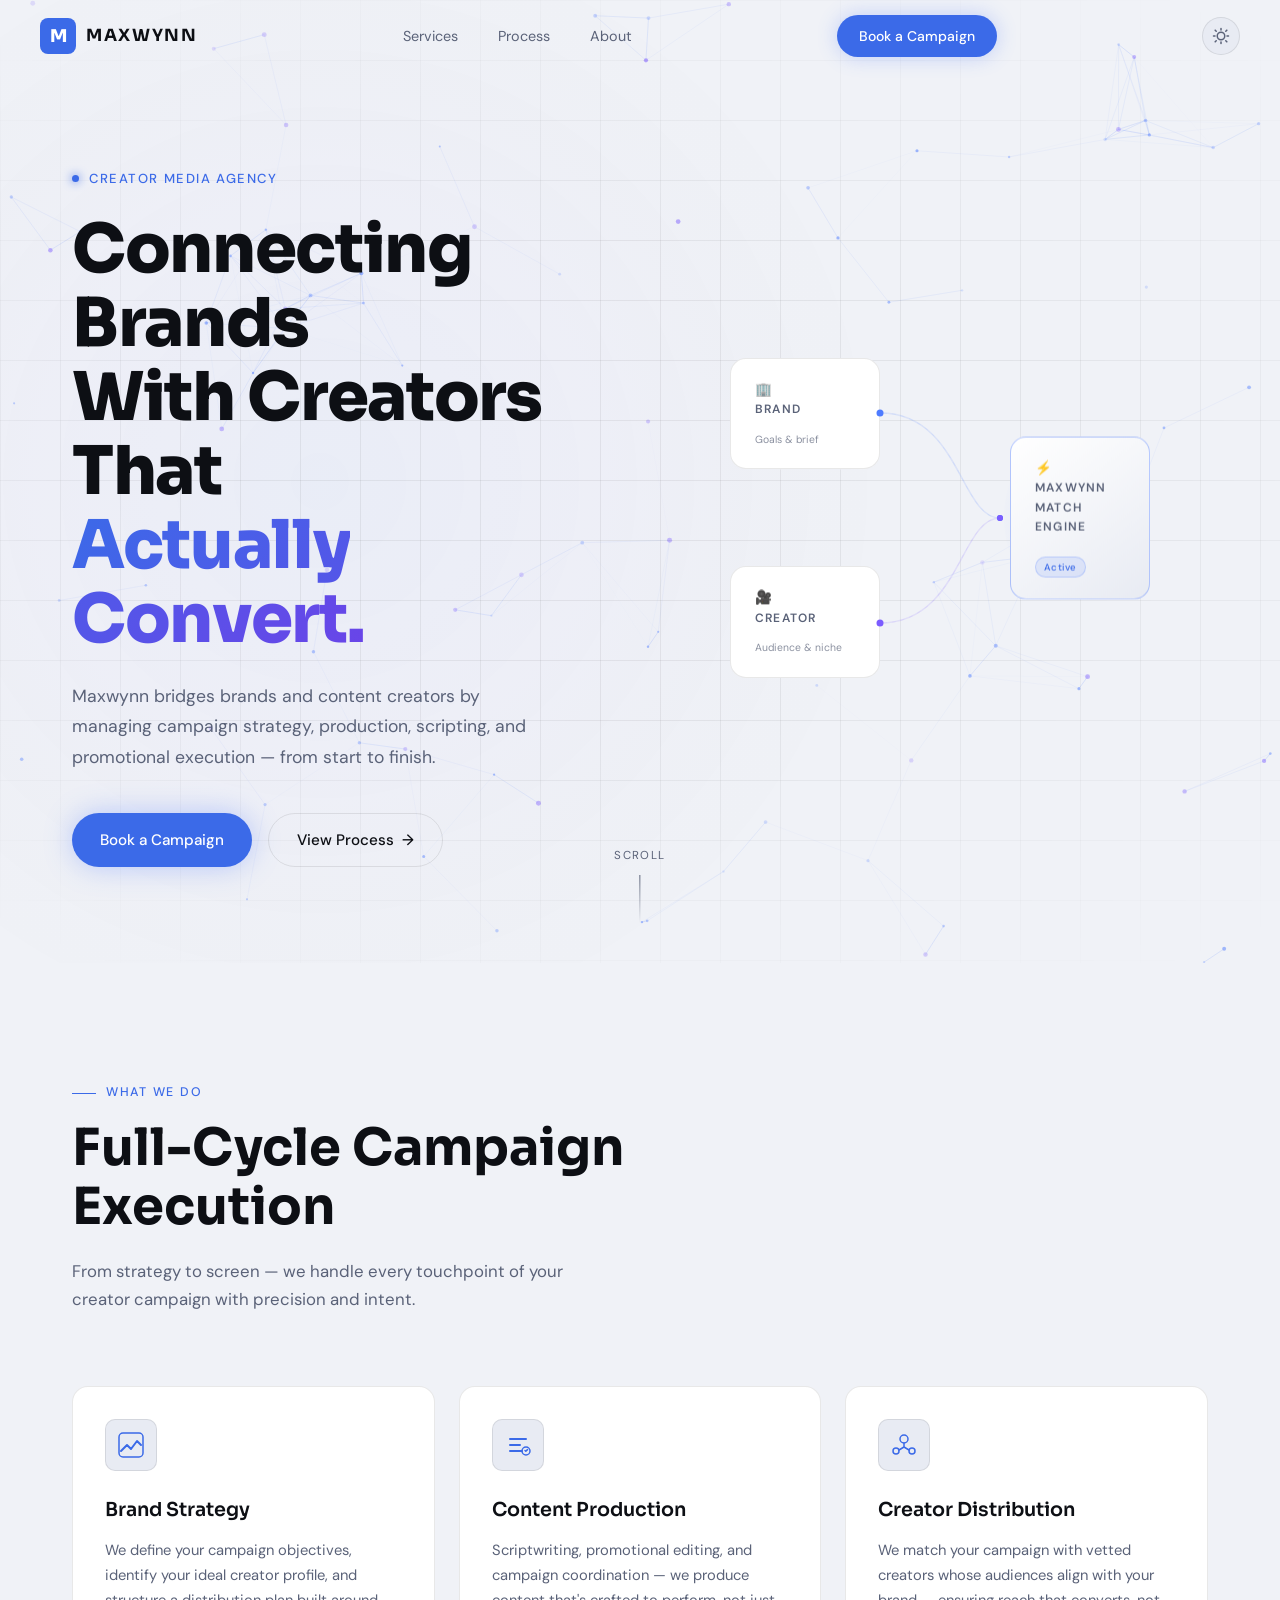
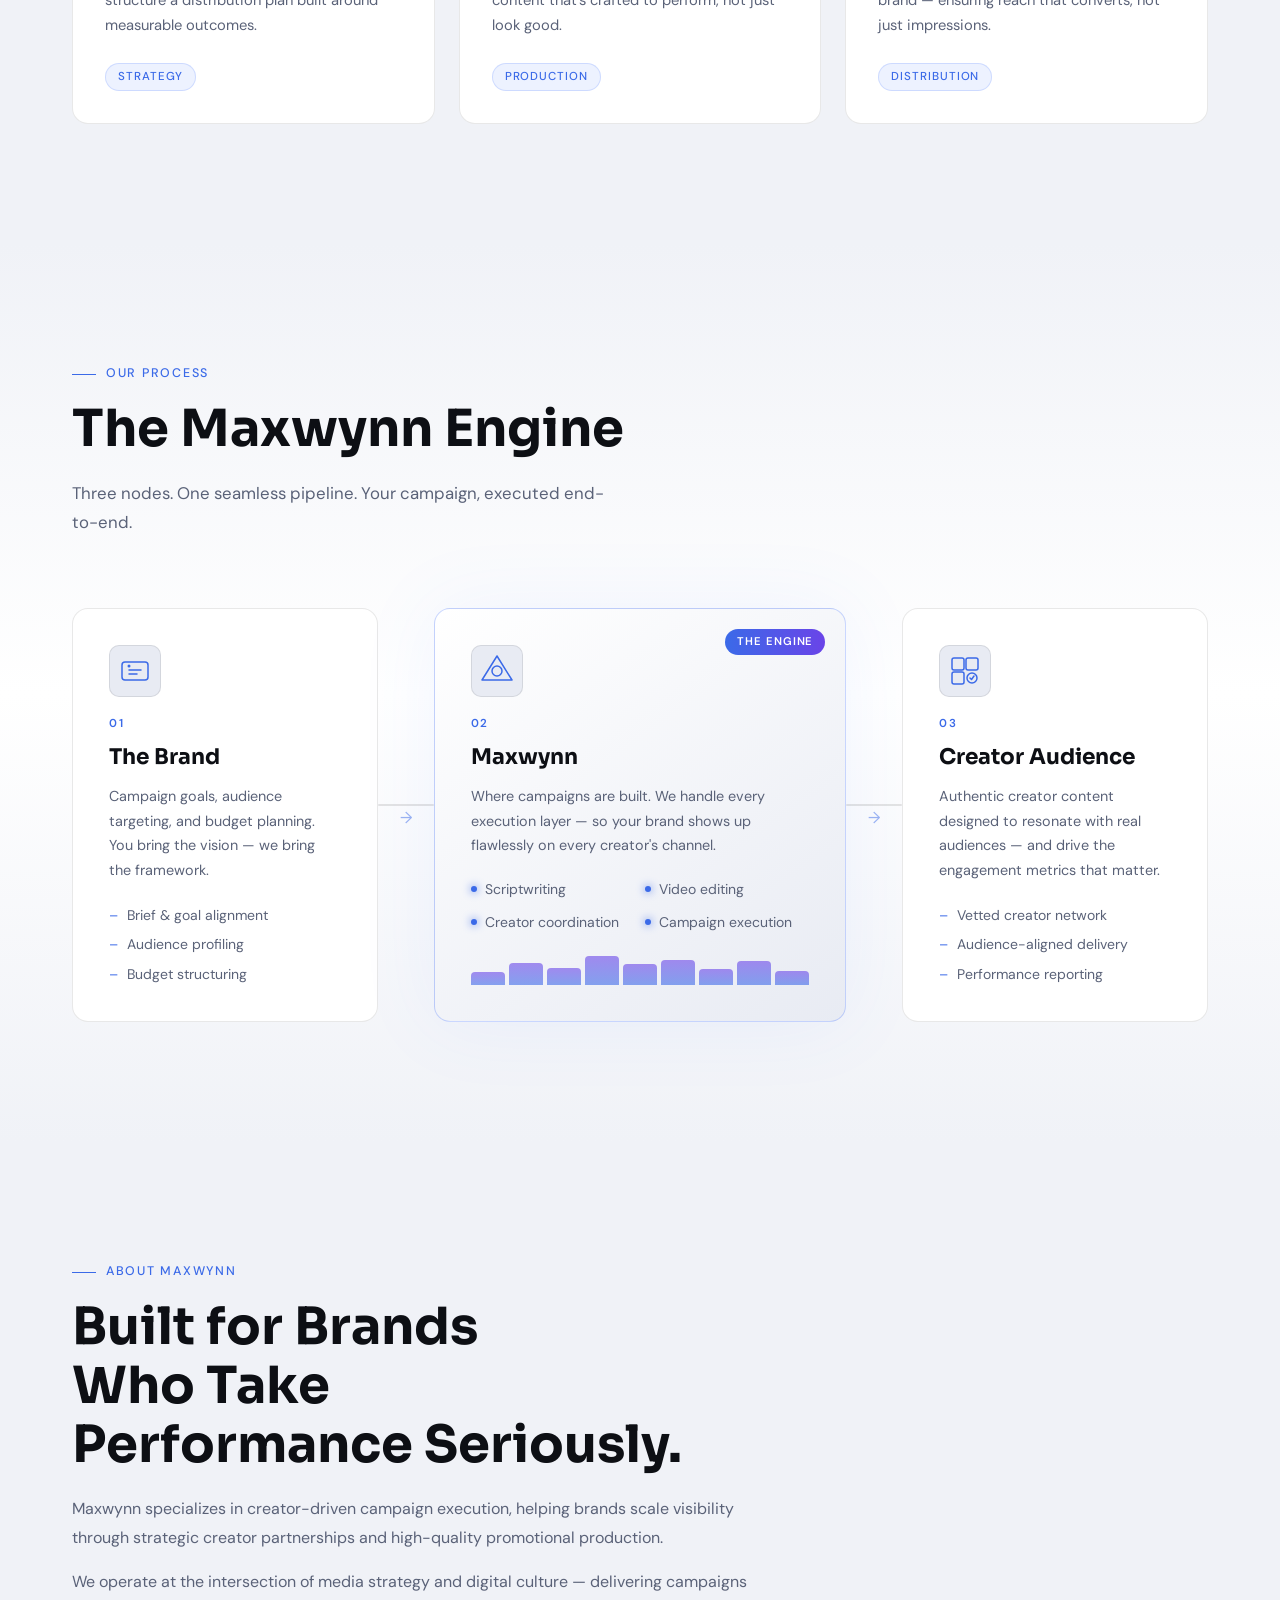
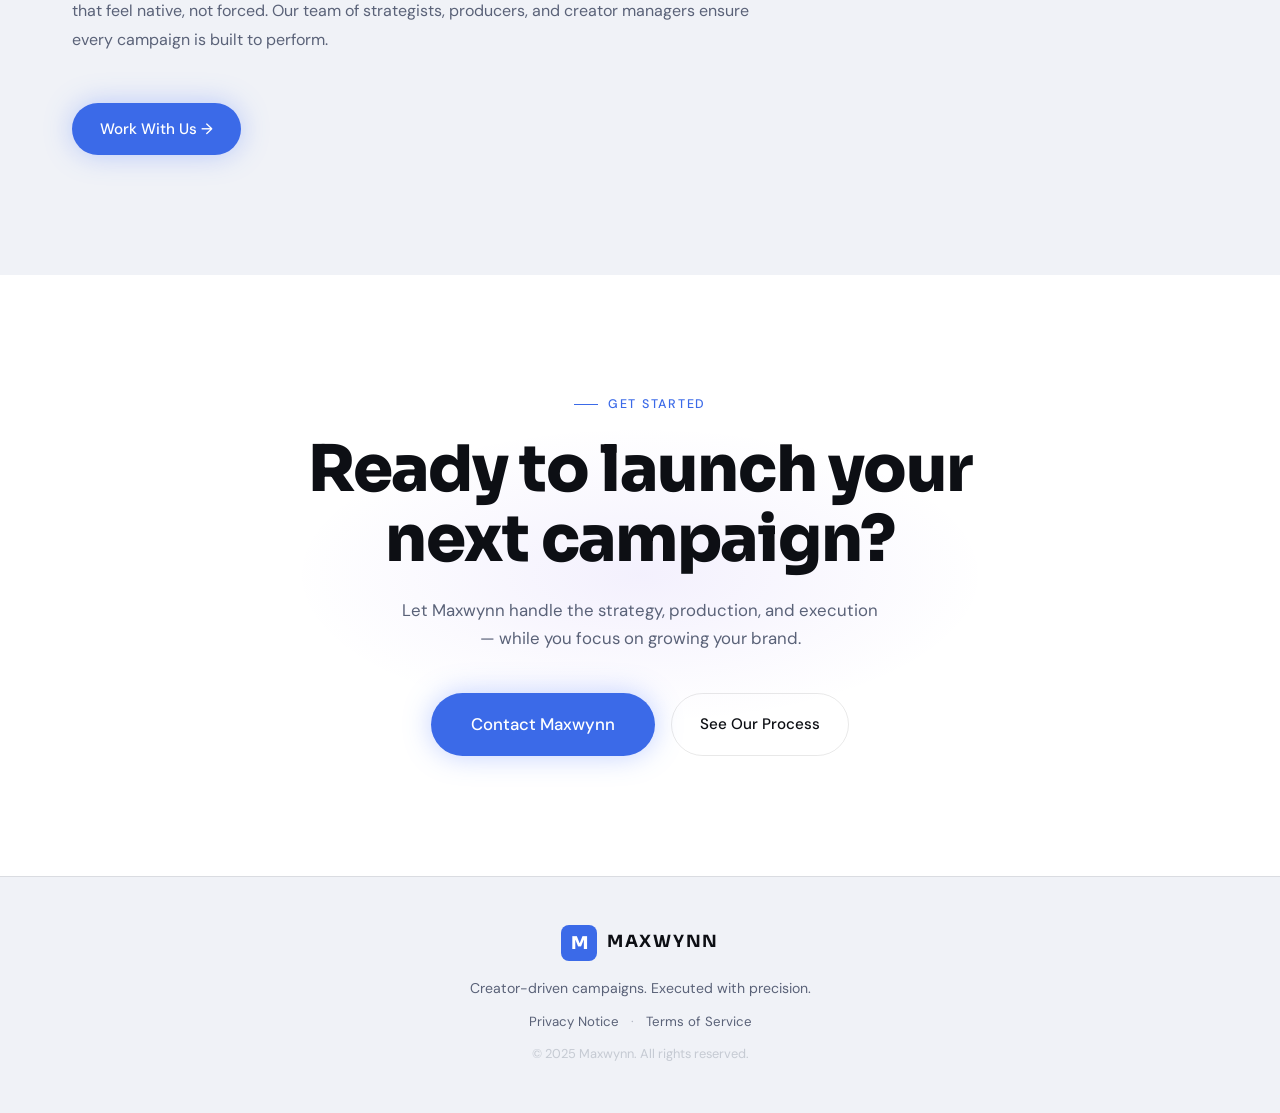
<file: index.html>
<!DOCTYPE html>
<html lang="en">
<head>
  <meta charset="UTF-8" />
  <meta name="viewport" content="width=device-width, initial-scale=1.0" />
  <title>Maxwynn — Creator-Driven Campaigns</title>
  <link rel="icon" href="image/logo_maxwynn.png" type="image/png">
  <link rel="stylesheet" href="style.css" />
  <link rel="preconnect" href="https://fonts.googleapis.com" />
  <link rel="preconnect" href="https://fonts.gstatic.com" crossorigin />
  <link href="https://fonts.googleapis.com/css2?family=Sora:wght@400;500;600;700;800&family=DM+Sans:ital,opsz,wght@0,9..40,300;0,9..40,400;0,9..40,500;1,9..40,300&display=swap" rel="stylesheet" />
</head>
<body>

  <!-- NAV -->
  <nav class="nav" id="nav">
    <div class="nav__logo">
      <span class="nav__logo-mark">M</span>
      <span class="nav__logo-text">MAXWYNN</span>
    </div>
    <ul class="nav__links">
      <li><a href="#services">Services</a></li>
      <li><a href="#workflow">Process</a></li>
      <li><a href="#about">About</a></li>
    </ul>
    <a href="#contact" class="nav__cta">Book a Campaign</a>
    <button class="theme-toggle" id="themeToggle" aria-label="Toggle light/dark mode">
      <svg class="theme-toggle__icon theme-toggle__icon--moon" width="18" height="18" viewBox="0 0 24 24" fill="none">
        <path d="M21 12.79A9 9 0 1111.21 3a7 7 0 009.79 9.79z" stroke="currentColor" stroke-width="2" stroke-linecap="round" stroke-linejoin="round"/>
      </svg>
      <svg class="theme-toggle__icon theme-toggle__icon--sun" width="18" height="18" viewBox="0 0 24 24" fill="none">
        <circle cx="12" cy="12" r="5" stroke="currentColor" stroke-width="2"/>
        <path d="M12 2v2M12 20v2M4.22 4.22l1.42 1.42M18.36 18.36l1.42 1.42M2 12h2M20 12h2M4.22 19.78l1.42-1.42M18.36 5.64l1.42-1.42" stroke="currentColor" stroke-width="2" stroke-linecap="round"/>
      </svg>
    </button>
    <button class="nav__burger" id="navBurger" aria-label="Toggle menu">
      <span></span><span></span><span></span>
    </button>
  </nav>

  <!-- MOBILE MENU -->
  <div class="mobile-menu" id="mobileMenu">
    <ul>
      <li><a href="#services" class="mobile-link">Services</a></li>
      <li><a href="#workflow" class="mobile-link">Process</a></li>
      <li><a href="#about" class="mobile-link">About</a></li>
      <li><a href="#contact" class="mobile-link mobile-link--cta">Book a Campaign</a></li>
    </ul>
  </div>

  <!-- HERO -->
  <section class="hero" id="home">
    <canvas class="hero__canvas" id="heroCanvas"></canvas>
    <div class="hero__grid-overlay"></div>

    <div class="hero__content">
      <div class="hero__left reveal">
        <div class="hero__eyebrow">
          <span class="hero__dot"></span>
          Creator Media Agency
        </div>
        <h1 class="hero__headline">
          Connecting Brands<br />
          With Creators That<br />
          <span class="hero__headline--accent">Actually Convert.</span>
        </h1>
        <p class="hero__sub">
          Maxwynn bridges brands and content creators by managing campaign strategy,
          production, scripting, and promotional execution — from start to finish.
        </p>
        <div class="hero__actions">
          <a href="#contact" class="btn btn--primary">Book a Campaign</a>
          <a href="#workflow" class="btn btn--ghost">View Process <span class="btn__arrow">→</span></a>
        </div>
      </div>

      <div class="hero__right reveal reveal--delay">
        <div class="hero__visual">
          <div class="match-orb"></div>

          <!-- Brand card -->
          <div class="hero__match-card hero__match-card--brand">
            <div class="hvc__label-icon">🏢</div>
            <div class="hvc__label">Brand</div>
            <div class="hvc__sub">Goals &amp; brief</div>
          </div>

          <!-- Creator card -->
          <div class="hero__match-card hero__match-card--creator">
            <div class="hvc__label-icon">🎥</div>
            <div class="hvc__label">Creator</div>
            <div class="hvc__sub">Audience &amp; niche</div>
          </div>

          <!-- Engine card -->
          <div class="hero__match-card hero__match-card--engine">
            <div class="hvc__label-icon">⚡</div>
            <div class="hvc__label">Maxwynn<br/>Match Engine</div>
            <span class="hvc__active-badge">Active</span>
          </div>

          <!-- Animated SVG lines -->
          <svg class="match-svg" viewBox="0 0 420 360" xmlns="http://www.w3.org/2000/svg">
            <defs>
              <path id="p-bf"  d="M 150,75  C 230,75  230,180 270,180"/>
              <path id="p-cf"  d="M 150,285 C 230,285 230,180 270,180"/>
              <path id="p-br"  d="M 270,180 C 230,180 230,75  150,75"/>
              <path id="p-cr"  d="M 270,180 C 230,180 230,285 150,285"/>
            </defs>
            <use href="#p-bf" fill="none" stroke="rgba(79,124,255,0.13)" stroke-width="1.5"/>
            <use href="#p-cf" fill="none" stroke="rgba(124,92,255,0.13)" stroke-width="1.5"/>
            <use href="#p-br" fill="none" stroke="rgba(79,124,255,0.08)" stroke-width="1" stroke-dasharray="4 5"/>
            <use href="#p-cr" fill="none" stroke="rgba(124,92,255,0.08)" stroke-width="1" stroke-dasharray="4 5"/>
            <circle r="3.5" fill="#4F7CFF" class="ms-dot ms-d1"/>
            <circle r="2.5" fill="#4F7CFF" opacity="0.55" class="ms-dot ms-d2"/>
            <circle r="3.5" fill="#7C5CFF" class="ms-dot ms-d3"/>
            <circle r="2.5" fill="#7C5CFF" opacity="0.55" class="ms-dot ms-d4"/>
            <circle r="3"   fill="#4F7CFF" class="ms-dot ms-r1"/>
            <circle r="3"   fill="#7C5CFF" class="ms-dot ms-r2"/>
          </svg>
        </div>
      </div>
    </div>

    <div class="hero__scroll-hint">
      <span>Scroll</span>
      <div class="hero__scroll-line"></div>
    </div>
  </section>

  <!-- SERVICES -->
  <section class="services section" id="services">
    <div class="container">
      <div class="section__header reveal">
        <div class="section__eyebrow">What We Do</div>
        <h2 class="section__title">Full-Cycle Campaign<br/>Execution</h2>
        <p class="section__desc">From strategy to screen — we handle every touchpoint of your creator campaign with precision and intent.</p>
      </div>

      <div class="services__grid">
        <div class="service-card reveal">
          <div class="service-card__icon">
            <svg width="28" height="28" viewBox="0 0 28 28" fill="none"><path d="M4 20L10 14L14 18L20 10L24 14" stroke="currentColor" stroke-width="2" stroke-linecap="round" stroke-linejoin="round"/><rect x="2" y="2" width="24" height="24" rx="4" stroke="currentColor" stroke-width="1.5"/></svg>
          </div>
          <h3 class="service-card__title">Brand Strategy</h3>
          <p class="service-card__desc">We define your campaign objectives, identify your ideal creator profile, and structure a distribution plan built around measurable outcomes.</p>
          <div class="service-card__tag">Strategy</div>
        </div>

        <div class="service-card reveal reveal--delay">
          <div class="service-card__icon">
            <svg width="28" height="28" viewBox="0 0 28 28" fill="none"><path d="M6 8h16M6 14h10M6 20h12" stroke="currentColor" stroke-width="2" stroke-linecap="round"/><circle cx="22" cy="20" r="4" stroke="currentColor" stroke-width="1.5"/><path d="M21 19.5l.8.8 1.7-1.7" stroke="currentColor" stroke-width="1.5" stroke-linecap="round" stroke-linejoin="round"/></svg>
          </div>
          <h3 class="service-card__title">Content Production</h3>
          <p class="service-card__desc">Scriptwriting, promotional editing, and campaign coordination — we produce content that's crafted to perform, not just look good.</p>
          <div class="service-card__tag">Production</div>
        </div>

        <div class="service-card reveal reveal--delay2">
          <div class="service-card__icon">
            <svg width="28" height="28" viewBox="0 0 28 28" fill="none"><circle cx="14" cy="8" r="4" stroke="currentColor" stroke-width="1.5"/><circle cx="6" cy="20" r="3" stroke="currentColor" stroke-width="1.5"/><circle cx="22" cy="20" r="3" stroke="currentColor" stroke-width="1.5"/><path d="M14 12v4M14 16l-5 3M14 16l5 3" stroke="currentColor" stroke-width="1.5" stroke-linecap="round"/></svg>
          </div>
          <h3 class="service-card__title">Creator Distribution</h3>
          <p class="service-card__desc">We match your campaign with vetted creators whose audiences align with your brand — ensuring reach that converts, not just impressions.</p>
          <div class="service-card__tag">Distribution</div>
        </div>
      </div>
    </div>
  </section>

  <!-- WORKFLOW -->
  <section class="workflow section" id="workflow">
    <div class="container">
      <div class="section__header reveal">
        <div class="section__eyebrow">Our Process</div>
        <h2 class="section__title">The Maxwynn Engine</h2>
        <p class="section__desc">Three nodes. One seamless pipeline. Your campaign, executed end-to-end.</p>
      </div>

      <!-- Horizontal pipeline row -->
      <div class="workflow__pipeline">

        <!-- ① Brand Node -->
        <div class="wf-node reveal" data-node="brand">
          <div class="wf-node__card">
            <div class="wf-node__icon">
              <svg width="32" height="32" viewBox="0 0 32 32" fill="none"><rect x="3" y="7" width="26" height="18" rx="3" stroke="currentColor" stroke-width="1.5"/><path d="M10 15h12M10 19h8" stroke="currentColor" stroke-width="1.5" stroke-linecap="round"/><circle cx="10" cy="11" r="1.5" fill="currentColor"/></svg>
            </div>
            <div class="wf-node__label">01</div>
            <h3 class="wf-node__title">The Brand</h3>
            <p class="wf-node__desc">Campaign goals, audience targeting, and budget planning. You bring the vision — we bring the framework.</p>
            <ul class="wf-node__list">
              <li>Brief &amp; goal alignment</li>
              <li>Audience profiling</li>
              <li>Budget structuring</li>
            </ul>
          </div>
        </div>

        <!-- Connector → -->
        <div class="wf-connector wf-connector--h reveal">
          <div class="wf-connector__line wf-connector__line--h">
            <div class="wf-connector__pulse wf-connector__pulse--h"></div>
          </div>
          <div class="wf-connector__arrow wf-connector__arrow--h">→</div>
        </div>

        <!-- ② Maxwynn Node (centre / featured) -->
        <div class="wf-node wf-node--center reveal" data-node="maxwynn">
          <div class="wf-node__card wf-node__card--featured">
            <div class="wf-node__badge">The Engine</div>
            <div class="wf-node__icon">
              <svg width="36" height="36" viewBox="0 0 36 36" fill="none"><polygon points="18,3 33,27 3,27" stroke="currentColor" stroke-width="1.5" stroke-linejoin="round"/><circle cx="18" cy="18" r="5" stroke="currentColor" stroke-width="1.5"/></svg>
            </div>
            <div class="wf-node__label">02</div>
            <h3 class="wf-node__title">Maxwynn</h3>
            <p class="wf-node__desc">Where campaigns are built. We handle every execution layer — so your brand shows up flawlessly on every creator's channel.</p>
            <div class="wf-node__features">
              <div class="wf-feat"><span class="wf-feat__dot"></span>Scriptwriting</div>
              <div class="wf-feat"><span class="wf-feat__dot"></span>Video editing</div>
              <div class="wf-feat"><span class="wf-feat__dot"></span>Creator coordination</div>
              <div class="wf-feat"><span class="wf-feat__dot"></span>Campaign execution</div>
            </div>
            <!-- Animated waveform -->
            <div class="wf-node__wave">
              <div class="wave-bar"></div><div class="wave-bar"></div><div class="wave-bar"></div>
              <div class="wave-bar"></div><div class="wave-bar"></div><div class="wave-bar"></div>
              <div class="wave-bar"></div><div class="wave-bar"></div><div class="wave-bar"></div>
            </div>
          </div>
        </div>

        <!-- Connector → -->
        <div class="wf-connector wf-connector--h reveal">
          <div class="wf-connector__line wf-connector__line--h">
            <div class="wf-connector__pulse wf-connector__pulse--h"></div>
          </div>
          <div class="wf-connector__arrow wf-connector__arrow--h">→</div>
        </div>

        <!-- ③ Creator Node -->
        <div class="wf-node reveal reveal--delay" data-node="creator">
          <div class="wf-node__card">
            <div class="wf-node__icon">
              <svg width="32" height="32" viewBox="0 0 32 32" fill="none"><rect x="3" y="3" width="12" height="12" rx="2" stroke="currentColor" stroke-width="1.5"/><rect x="17" y="3" width="12" height="12" rx="2" stroke="currentColor" stroke-width="1.5"/><rect x="3" y="17" width="12" height="12" rx="2" stroke="currentColor" stroke-width="1.5"/><circle cx="23" cy="23" r="5" stroke="currentColor" stroke-width="1.5"/><path d="M21 23l1.5 1.5L25 21" stroke="currentColor" stroke-width="1.5" stroke-linecap="round" stroke-linejoin="round"/></svg>
            </div>
            <div class="wf-node__label">03</div>
            <h3 class="wf-node__title">Creator Audience</h3>
            <p class="wf-node__desc">Authentic creator content designed to resonate with real audiences — and drive the engagement metrics that matter.</p>
            <ul class="wf-node__list">
              <li>Vetted creator network</li>
              <li>Audience-aligned delivery</li>
              <li>Performance reporting</li>
            </ul>
          </div>
        </div>

      </div><!-- /.workflow__pipeline -->
    </div>
  </section>

  <!-- ABOUT -->
  <section class="about section" id="about">
    <div class="container">
      <div class="about__inner">
        <div class="about__left reveal">
          <div class="section__eyebrow">About Maxwynn</div>
          <h2 class="section__title">Built for Brands<br/>Who Take<br/>Performance Seriously.</h2>
          <p class="about__body">
            Maxwynn specializes in creator-driven campaign execution, helping brands scale visibility
            through strategic creator partnerships and high-quality promotional production.
          </p>
          <p class="about__body">
            We operate at the intersection of media strategy and digital culture — delivering
            campaigns that feel native, not forced. Our team of strategists, producers, and
            creator managers ensure every campaign is built to perform.
          </p>
          <a href="#contact" class="btn btn--primary" style="margin-top: 2rem; display: inline-flex;">Work With Us →</a>
        </div>

      </div>
    </div>
  </section>

  <!-- CTA FINAL -->
  <section class="cta-final section" id="contact">
    <div class="cta-final__glow"></div>
    <div class="container">
      <div class="cta-final__inner reveal">
        <div class="section__eyebrow" style="text-align:center; justify-content:center;">Get Started</div>
        <h2 class="cta-final__title">Ready to launch your<br/>next campaign?</h2>
        <p class="cta-final__sub">Let Maxwynn handle the strategy, production, and execution — while you focus on growing your brand.</p>
        <div class="cta-final__actions">
          <a href="mailto:mikael@maxwynn.eu" class="btn btn--primary btn--large">Contact Maxwynn</a>
          <a href="#workflow" class="btn btn--ghost">See Our Process</a>
        </div>
      </div>
    </div>
  </section>

  <!-- FOOTER -->
  <footer class="footer">
    <div class="container">
      <div class="footer__inner">
        <div class="footer__brand">
          <span class="nav__logo-mark">M</span>
          <span class="nav__logo-text">MAXWYNN</span>
        </div>
        <p class="footer__tagline">Creator-driven campaigns. Executed with precision.</p>
        <div class="footer__legal-links">
          <a href="privacy.html">Privacy Notice</a>
          <span>·</span>
          <a href="terms.html">Terms of Service</a>
        </div>
        <p class="footer__copy">© 2025 Maxwynn. All rights reserved.</p>
      </div>
    </div>
  </footer>

  <style>
    .footer__legal-links {
      display: flex;
      align-items: center;
      gap: 0.75rem;
      font-size: 0.83rem;
      color: var(--muted);
    }
    .footer__legal-links span { opacity: 0.4; }
    .footer__legal-links a { color: var(--muted); transition: color 0.2s; }
    .footer__legal-links a:hover { color: var(--text); }
  </style>
  <script src="script.js"></script>
</body>
</html>
</file>
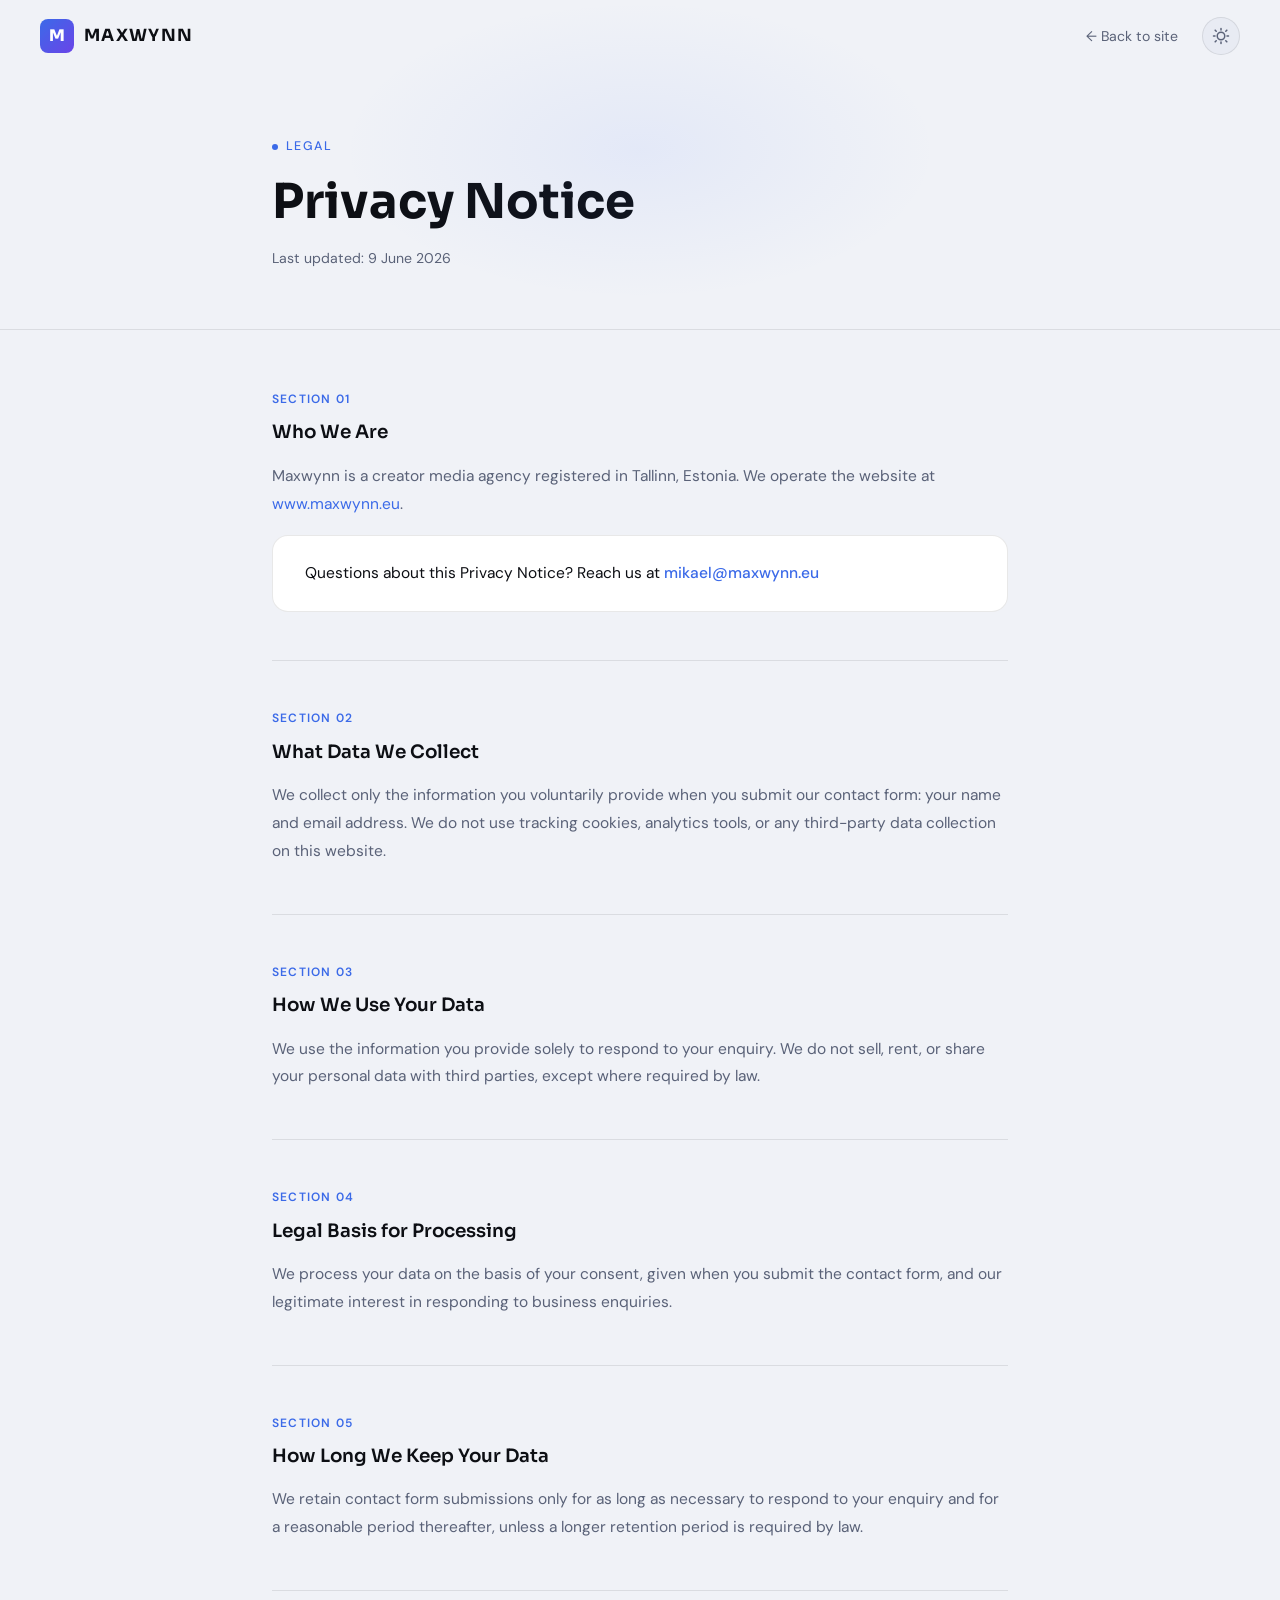
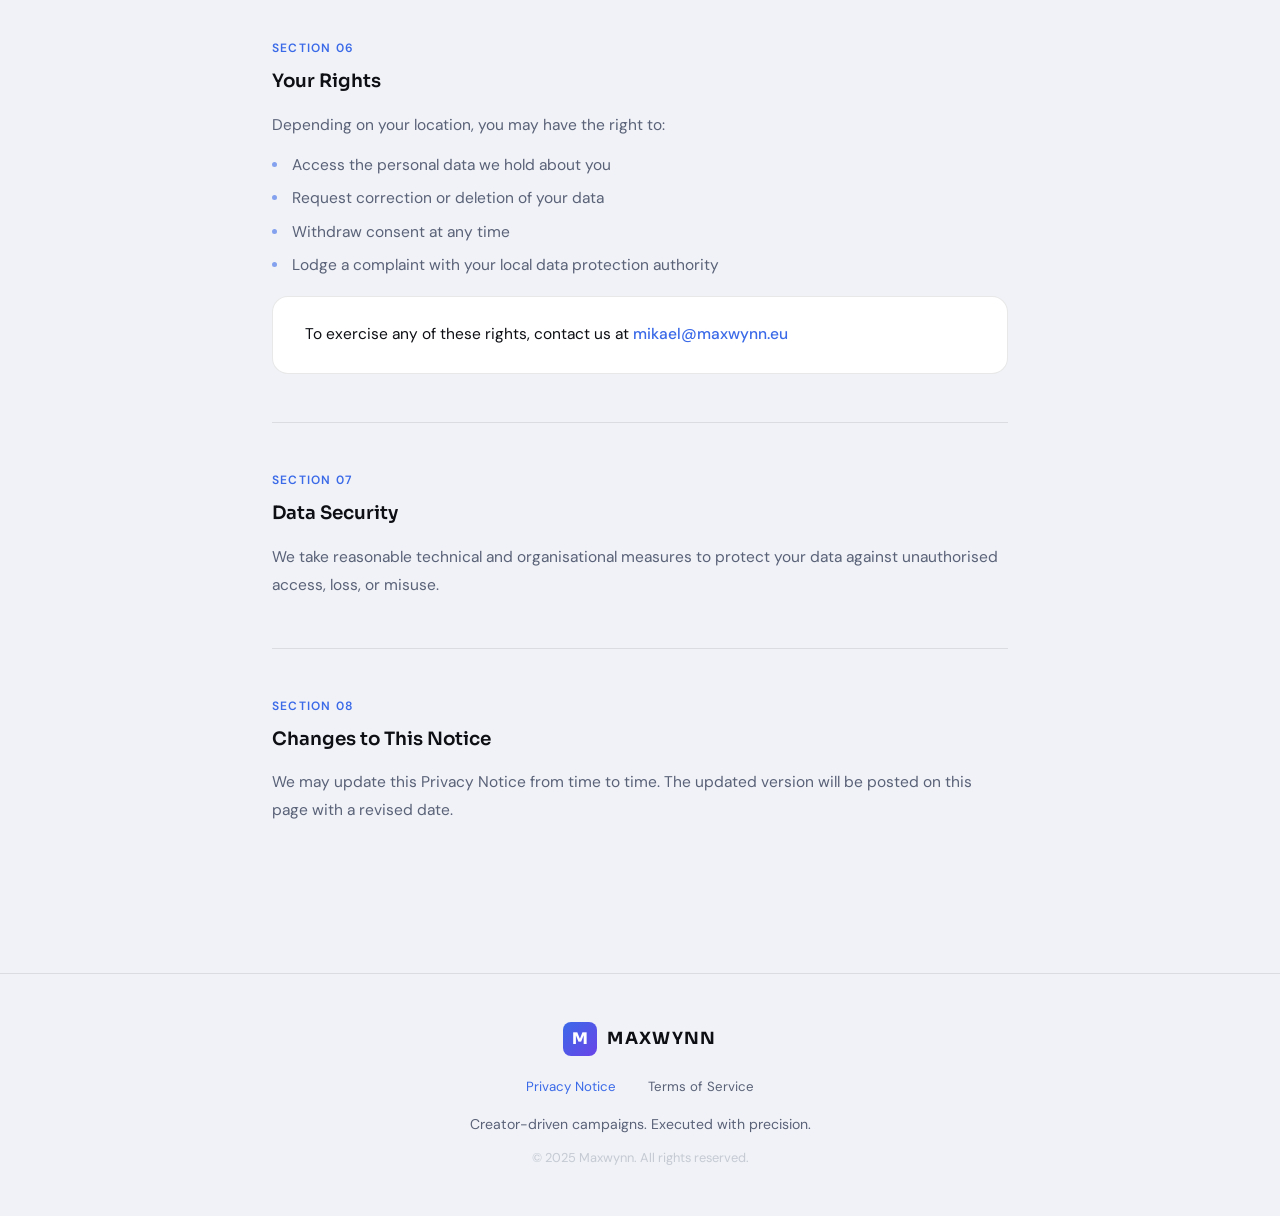
<file: privacy.html>
<!DOCTYPE html>
<html lang="en">
<head>
  <meta charset="UTF-8" />
  <meta name="viewport" content="width=device-width, initial-scale=1.0" />
  <title>Privacy Notice — Maxwynn</title>
  <link rel="icon" href="image/logo_maxwynn.png" type="image/png">
  <link rel="preconnect" href="https://fonts.googleapis.com" />
  <link rel="preconnect" href="https://fonts.gstatic.com" crossorigin />
  <link href="https://fonts.googleapis.com/css2?family=Sora:wght@400;500;600;700;800&family=DM+Sans:ital,opsz,wght@0,9..40,300;0,9..40,400;0,9..40,500;1,9..40,300&display=swap" rel="stylesheet" />
  <style>
    /* ── Reset & Base ──────────────────────────── */
    *, *::before, *::after { box-sizing: border-box; margin: 0; padding: 0; }

    :root {
      --bg:        #0B0B0D;
      --bg2:       #16181D;
      --bg3:       #1C1E24;
      --accent:    #4F7CFF;
      --accent2:   #7C5CFF;
      --text:      #F5F7FA;
      --muted:     #9CA3AF;
      --border:    rgba(255,255,255,0.07);
      --glass:     rgba(255,255,255,0.04);
      --glow:      rgba(79,124,255,0.18);

      --font-head: 'Sora', sans-serif;
      --font-body: 'DM Sans', sans-serif;
      --nav-h:    72px;
      --r:        16px;
      --trans:    cubic-bezier(0.25, 0.46, 0.45, 0.94);
    }

    body.light {
      --bg:        #F0F2F7;
      --bg2:       #FFFFFF;
      --bg3:       #E8EBF3;
      --accent:    #3B6AE8;
      --accent2:   #6A44E8;
      --text:      #0D0F14;
      --muted:     #5A6278;
      --border:    rgba(0,0,0,0.09);
      --glass:     rgba(0,0,0,0.03);
      --glow:      rgba(59,106,232,0.14);
    }

    *, *::before, *::after {
      transition: background-color 0.35s ease, color 0.35s ease, border-color 0.35s ease !important;
    }

    html { scroll-behavior: smooth; font-size: 16px; }

    body {
      background: var(--bg);
      color: var(--text);
      font-family: var(--font-body);
      line-height: 1.6;
      overflow-x: hidden;
      -webkit-font-smoothing: antialiased;
    }

    a { text-decoration: none; color: inherit; }
    ul { list-style: none; }

    .container {
      max-width: 800px;
      margin: 0 auto;
      padding: 0 2rem;
    }

    /* ── NAV ─────────────────────────────────── */
    .nav {
      position: fixed;
      top: 0; left: 0; right: 0;
      height: var(--nav-h);
      display: flex;
      align-items: center;
      justify-content: space-between;
      padding: 0 2.5rem;
      z-index: 900;
      transition: background 0.4s ease, box-shadow 0.4s ease;
    }
    .nav.scrolled {
      background: rgba(11,11,13,0.88);
      backdrop-filter: blur(18px);
      -webkit-backdrop-filter: blur(18px);
      border-bottom: 1px solid var(--border);
      box-shadow: 0 4px 32px rgba(0,0,0,0.18);
    }
    body.light .nav.scrolled {
      background: rgba(240,242,247,0.88);
      border-bottom: 1px solid rgba(0,0,0,0.08);
    }
    .nav__logo {
      display: flex;
      align-items: center;
      gap: 10px;
      cursor: pointer;
      text-decoration: none;
    }
    .nav__logo-mark {
      width: 34px; height: 34px;
      background: linear-gradient(135deg, var(--accent), var(--accent2));
      border-radius: 8px;
      display: flex;
      align-items: center;
      justify-content: center;
      font-family: var(--font-head);
      font-weight: 800;
      font-size: 1rem;
      color: #fff;
    }
    .nav__logo-text {
      font-family: var(--font-head);
      font-weight: 700;
      font-size: 1.05rem;
      letter-spacing: 0.08em;
      color: var(--text);
    }
    .nav__right {
      display: flex;
      align-items: center;
      gap: 1.5rem;
    }
    .nav__back {
      font-size: 0.88rem;
      color: var(--muted);
      display: flex;
      align-items: center;
      gap: 6px;
      transition: color 0.2s;
    }
    .nav__back:hover { color: var(--text); }
    .theme-toggle {
      display: flex;
      align-items: center;
      justify-content: center;
      width: 38px; height: 38px;
      border-radius: 50%;
      background: var(--bg3);
      border: 1px solid var(--border);
      cursor: pointer;
      color: var(--muted);
      flex-shrink: 0;
    }
    .theme-toggle:hover {
      background: var(--bg2);
      color: var(--text);
      transform: rotate(20deg);
    }
    .theme-toggle__icon--sun  { display: none; }
    .theme-toggle__icon--moon { display: block; }
    body.light .theme-toggle__icon--moon { display: none; }
    body.light .theme-toggle__icon--sun  { display: block; }

    /* ── PAGE HEADER ─────────────────────────── */
    .legal-header {
      padding: calc(var(--nav-h) + 60px) 0 60px;
      border-bottom: 1px solid var(--border);
      position: relative;
      overflow: hidden;
    }
    .legal-header::before {
      content: '';
      position: absolute;
      top: 0; left: 50%;
      transform: translateX(-50%);
      width: 600px; height: 300px;
      background: radial-gradient(ellipse, rgba(79,124,255,0.08) 0%, transparent 70%);
      pointer-events: none;
    }
    .legal-header__eyebrow {
      display: inline-flex;
      align-items: center;
      gap: 8px;
      font-size: 0.78rem;
      font-weight: 500;
      letter-spacing: 0.12em;
      text-transform: uppercase;
      color: var(--accent);
      margin-bottom: 1rem;
    }
    .legal-header__eyebrow::before {
      content: '';
      width: 6px; height: 6px;
      border-radius: 50%;
      background: var(--accent);
    }
    .legal-header h1 {
      font-family: var(--font-head);
      font-size: clamp(2rem, 4vw, 3rem);
      font-weight: 700;
      line-height: 1.2;
      margin-bottom: 1rem;
    }
    .legal-header__meta {
      font-size: 0.88rem;
      color: var(--muted);
    }

    /* ── LEGAL CONTENT ───────────────────────── */
    .legal-body {
      padding: 60px 0 100px;
    }

    .legal-section {
      margin-bottom: 3rem;
      padding-bottom: 3rem;
      border-bottom: 1px solid var(--border);
    }
    .legal-section:last-child {
      border-bottom: none;
      margin-bottom: 0;
    }

    .legal-section__num {
      font-size: 0.75rem;
      font-weight: 600;
      letter-spacing: 0.1em;
      text-transform: uppercase;
      color: var(--accent);
      margin-bottom: 0.5rem;
    }

    .legal-section h2 {
      font-family: var(--font-head);
      font-size: 1.15rem;
      font-weight: 600;
      margin-bottom: 1rem;
      color: var(--text);
    }

    .legal-section p {
      font-size: 0.97rem;
      color: var(--muted);
      line-height: 1.8;
      margin-bottom: 0.75rem;
    }
    .legal-section p:last-child { margin-bottom: 0; }

    .legal-section ul {
      list-style: none;
      margin-top: 0.75rem;
    }
    .legal-section ul li {
      font-size: 0.97rem;
      color: var(--muted);
      line-height: 1.8;
      padding-left: 1.25rem;
      position: relative;
      margin-bottom: 0.35rem;
    }
    .legal-section ul li::before {
      content: '';
      position: absolute;
      left: 0;
      top: 0.65em;
      width: 5px; height: 5px;
      border-radius: 50%;
      background: var(--accent);
      opacity: 0.6;
    }

    .legal-contact-box {
      background: var(--bg2);
      border: 1px solid var(--border);
      border-radius: var(--r);
      padding: 1.5rem 2rem;
      margin-top: 1rem;
    }
    .legal-contact-box a {
      color: var(--accent);
      font-weight: 500;
    }
    .legal-contact-box a:hover {
      text-decoration: underline;
    }

    /* ── FOOTER ──────────────────────────────── */
    .footer {
      padding: 3rem 0;
      border-top: 1px solid var(--border);
      background: var(--bg);
    }
    body.light .footer { background: var(--bg); }
    .footer__inner {
      display: flex;
      flex-direction: column;
      align-items: center;
      gap: 0.75rem;
      text-align: center;
    }
    .footer__brand {
      display: flex;
      align-items: center;
      gap: 10px;
      margin-bottom: 0.25rem;
    }
    .footer__links {
      display: flex;
      gap: 2rem;
      margin: 0.25rem 0;
    }
    .footer__links a {
      font-size: 0.83rem;
      color: var(--muted);
      transition: color 0.2s;
    }
    .footer__links a:hover { color: var(--text); }
    .footer__links a.active { color: var(--accent); }
    .footer__tagline {
      font-size: 0.88rem;
      color: var(--muted);
    }
    .footer__copy {
      font-size: 0.8rem;
      color: rgba(156,163,175,0.5);
    }

    @media (max-width: 640px) {
      .nav { padding: 0 1.25rem; }
      .legal-header { padding-top: calc(var(--nav-h) + 40px); }
      .footer__links { gap: 1.25rem; }
    }
  </style>
</head>
<body>

  <!-- NAV -->
  <nav class="nav" id="nav">
    <a href="index.html" class="nav__logo">
      <span class="nav__logo-mark">M</span>
      <span class="nav__logo-text">MAXWYNN</span>
    </a>
    <div class="nav__right">
      <a href="index.html" class="nav__back">← Back to site</a>
      <button class="theme-toggle" id="themeToggle" aria-label="Toggle light/dark mode">
        <svg class="theme-toggle__icon theme-toggle__icon--moon" width="18" height="18" viewBox="0 0 24 24" fill="none">
          <path d="M21 12.79A9 9 0 1111.21 3a7 7 0 009.79 9.79z" stroke="currentColor" stroke-width="2" stroke-linecap="round" stroke-linejoin="round"/>
        </svg>
        <svg class="theme-toggle__icon theme-toggle__icon--sun" width="18" height="18" viewBox="0 0 24 24" fill="none">
          <circle cx="12" cy="12" r="5" stroke="currentColor" stroke-width="2"/>
          <path d="M12 2v2M12 20v2M4.22 4.22l1.42 1.42M18.36 18.36l1.42 1.42M2 12h2M20 12h2M4.22 19.78l1.42-1.42M18.36 5.64l1.42-1.42" stroke="currentColor" stroke-width="2" stroke-linecap="round"/>
        </svg>
      </button>
    </div>
  </nav>

  <!-- PAGE HEADER -->
  <header class="legal-header">
    <div class="container">
      <div class="legal-header__eyebrow">Legal</div>
      <h1>Privacy Notice</h1>
      <p class="legal-header__meta">Last updated: 9 June 2026</p>
    </div>
  </header>

  <!-- LEGAL CONTENT -->
  <main class="legal-body">
    <div class="container">

      <div class="legal-section">
        <div class="legal-section__num">Section 01</div>
        <h2>Who We Are</h2>
        <p>Maxwynn is a creator media agency registered in Tallinn, Estonia. We operate the website at <a href="https://www.maxwynn.eu" style="color:var(--accent)">www.maxwynn.eu</a>.</p>
        <div class="legal-contact-box">
          <p style="color:var(--text); margin:0;">Questions about this Privacy Notice? Reach us at <a href="mailto:mikael@maxwynn.eu">mikael@maxwynn.eu</a></p>
        </div>
      </div>

      <div class="legal-section">
        <div class="legal-section__num">Section 02</div>
        <h2>What Data We Collect</h2>
        <p>We collect only the information you voluntarily provide when you submit our contact form: your name and email address. We do not use tracking cookies, analytics tools, or any third-party data collection on this website.</p>
      </div>

      <div class="legal-section">
        <div class="legal-section__num">Section 03</div>
        <h2>How We Use Your Data</h2>
        <p>We use the information you provide solely to respond to your enquiry. We do not sell, rent, or share your personal data with third parties, except where required by law.</p>
      </div>

      <div class="legal-section">
        <div class="legal-section__num">Section 04</div>
        <h2>Legal Basis for Processing</h2>
        <p>We process your data on the basis of your consent, given when you submit the contact form, and our legitimate interest in responding to business enquiries.</p>
      </div>

      <div class="legal-section">
        <div class="legal-section__num">Section 05</div>
        <h2>How Long We Keep Your Data</h2>
        <p>We retain contact form submissions only for as long as necessary to respond to your enquiry and for a reasonable period thereafter, unless a longer retention period is required by law.</p>
      </div>

      <div class="legal-section">
        <div class="legal-section__num">Section 06</div>
        <h2>Your Rights</h2>
        <p>Depending on your location, you may have the right to:</p>
        <ul>
          <li>Access the personal data we hold about you</li>
          <li>Request correction or deletion of your data</li>
          <li>Withdraw consent at any time</li>
          <li>Lodge a complaint with your local data protection authority</li>
        </ul>
        <div class="legal-contact-box">
          <p style="color:var(--text); margin:0;">To exercise any of these rights, contact us at <a href="mailto:mikael@maxwynn.eu">mikael@maxwynn.eu</a></p>
        </div>
      </div>

      <div class="legal-section">
        <div class="legal-section__num">Section 07</div>
        <h2>Data Security</h2>
        <p>We take reasonable technical and organisational measures to protect your data against unauthorised access, loss, or misuse.</p>
      </div>

      <div class="legal-section">
        <div class="legal-section__num">Section 08</div>
        <h2>Changes to This Notice</h2>
        <p>We may update this Privacy Notice from time to time. The updated version will be posted on this page with a revised date.</p>
      </div>

    </div>
  </main>

  <!-- FOOTER -->
  <footer class="footer">
    <div class="container">
      <div class="footer__inner">
        <div class="footer__brand">
          <span class="nav__logo-mark">M</span>
          <span class="nav__logo-text">MAXWYNN</span>
        </div>
        <div class="footer__links">
          <a href="privacy.html" class="active">Privacy Notice</a>
          <a href="terms.html">Terms of Service</a>
        </div>
        <p class="footer__tagline">Creator-driven campaigns. Executed with precision.</p>
        <p class="footer__copy">© 2025 Maxwynn. All rights reserved.</p>
      </div>
    </div>
  </footer>

  <script>
    const nav = document.getElementById("nav");
    window.addEventListener("scroll", () => {
      nav.classList.toggle("scrolled", window.scrollY > 20);
    }, { passive: true });
    nav.classList.toggle("scrolled", window.scrollY > 20);

    const themeToggle = document.getElementById("themeToggle");
    const body = document.body;
    body.classList.add("light");
    themeToggle.addEventListener("click", () => {
      body.classList.toggle("light");
    });
  </script>
</body>
</html>
</file>
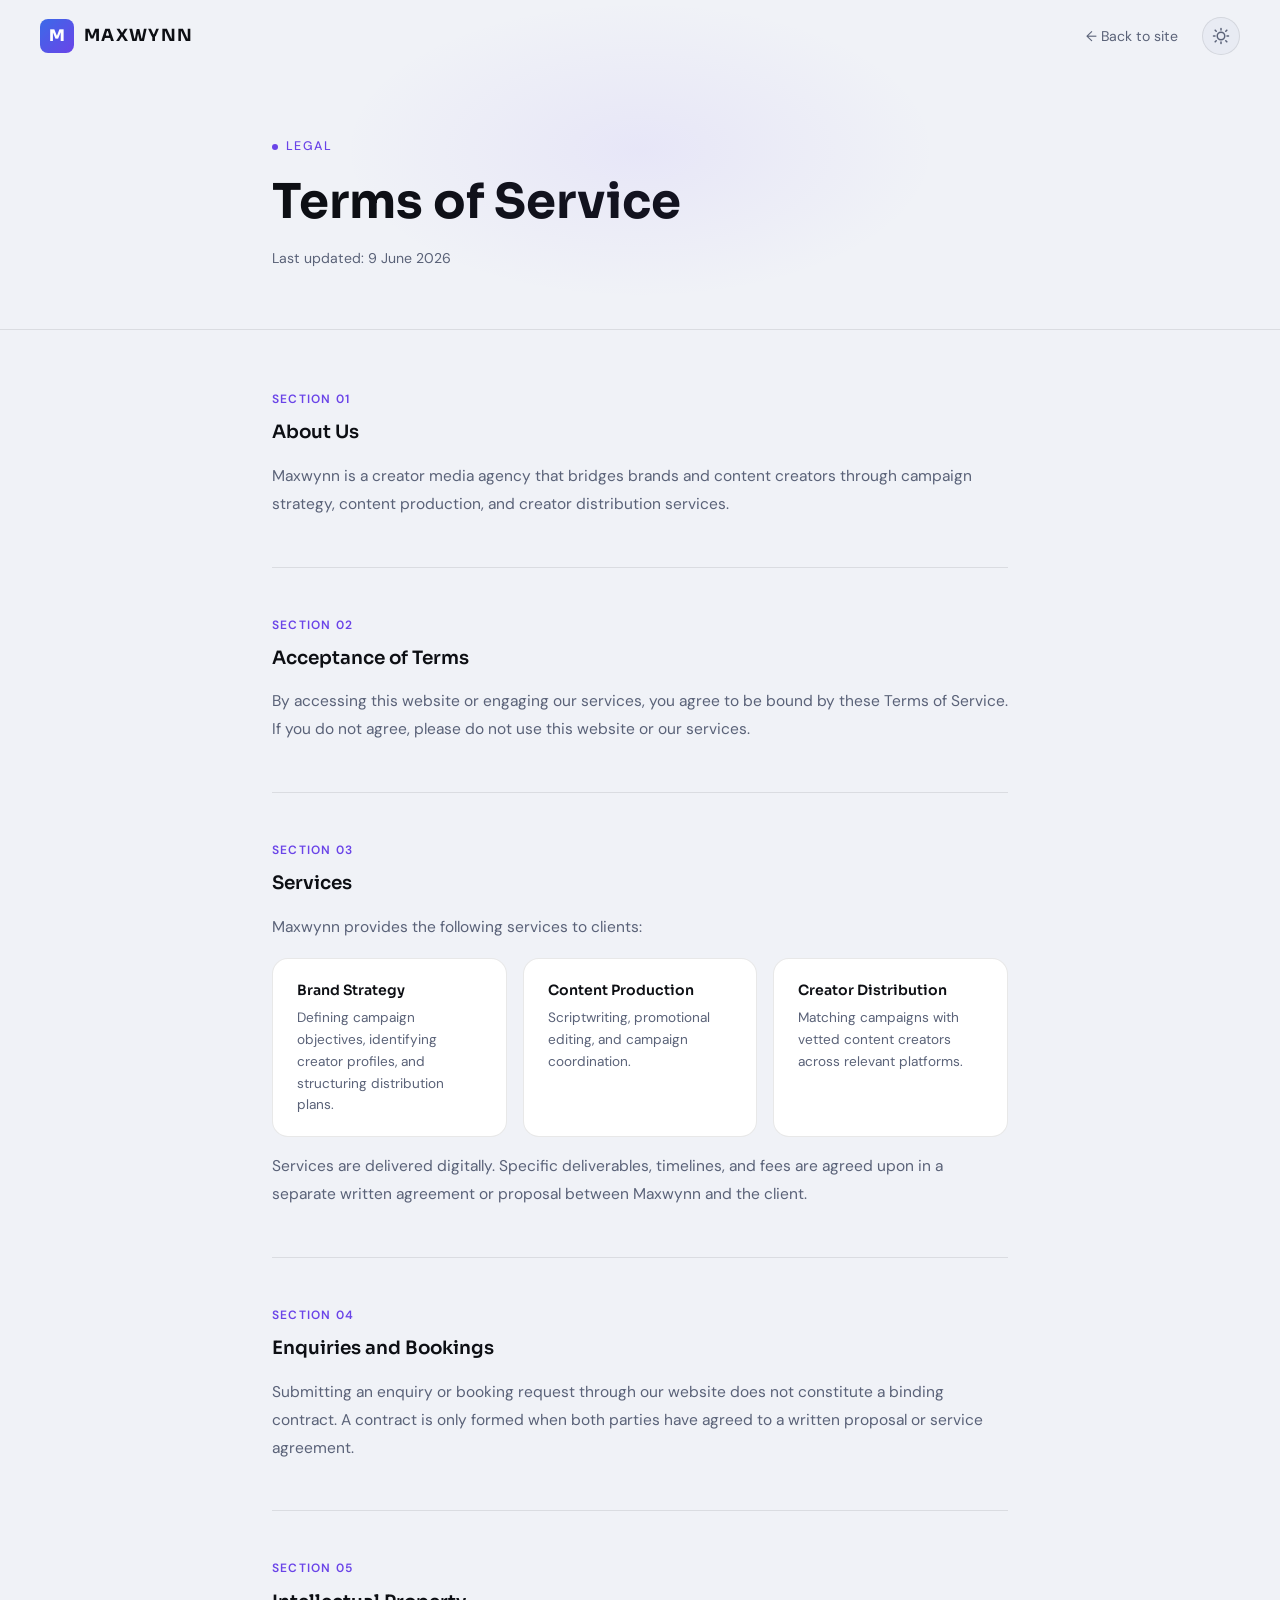
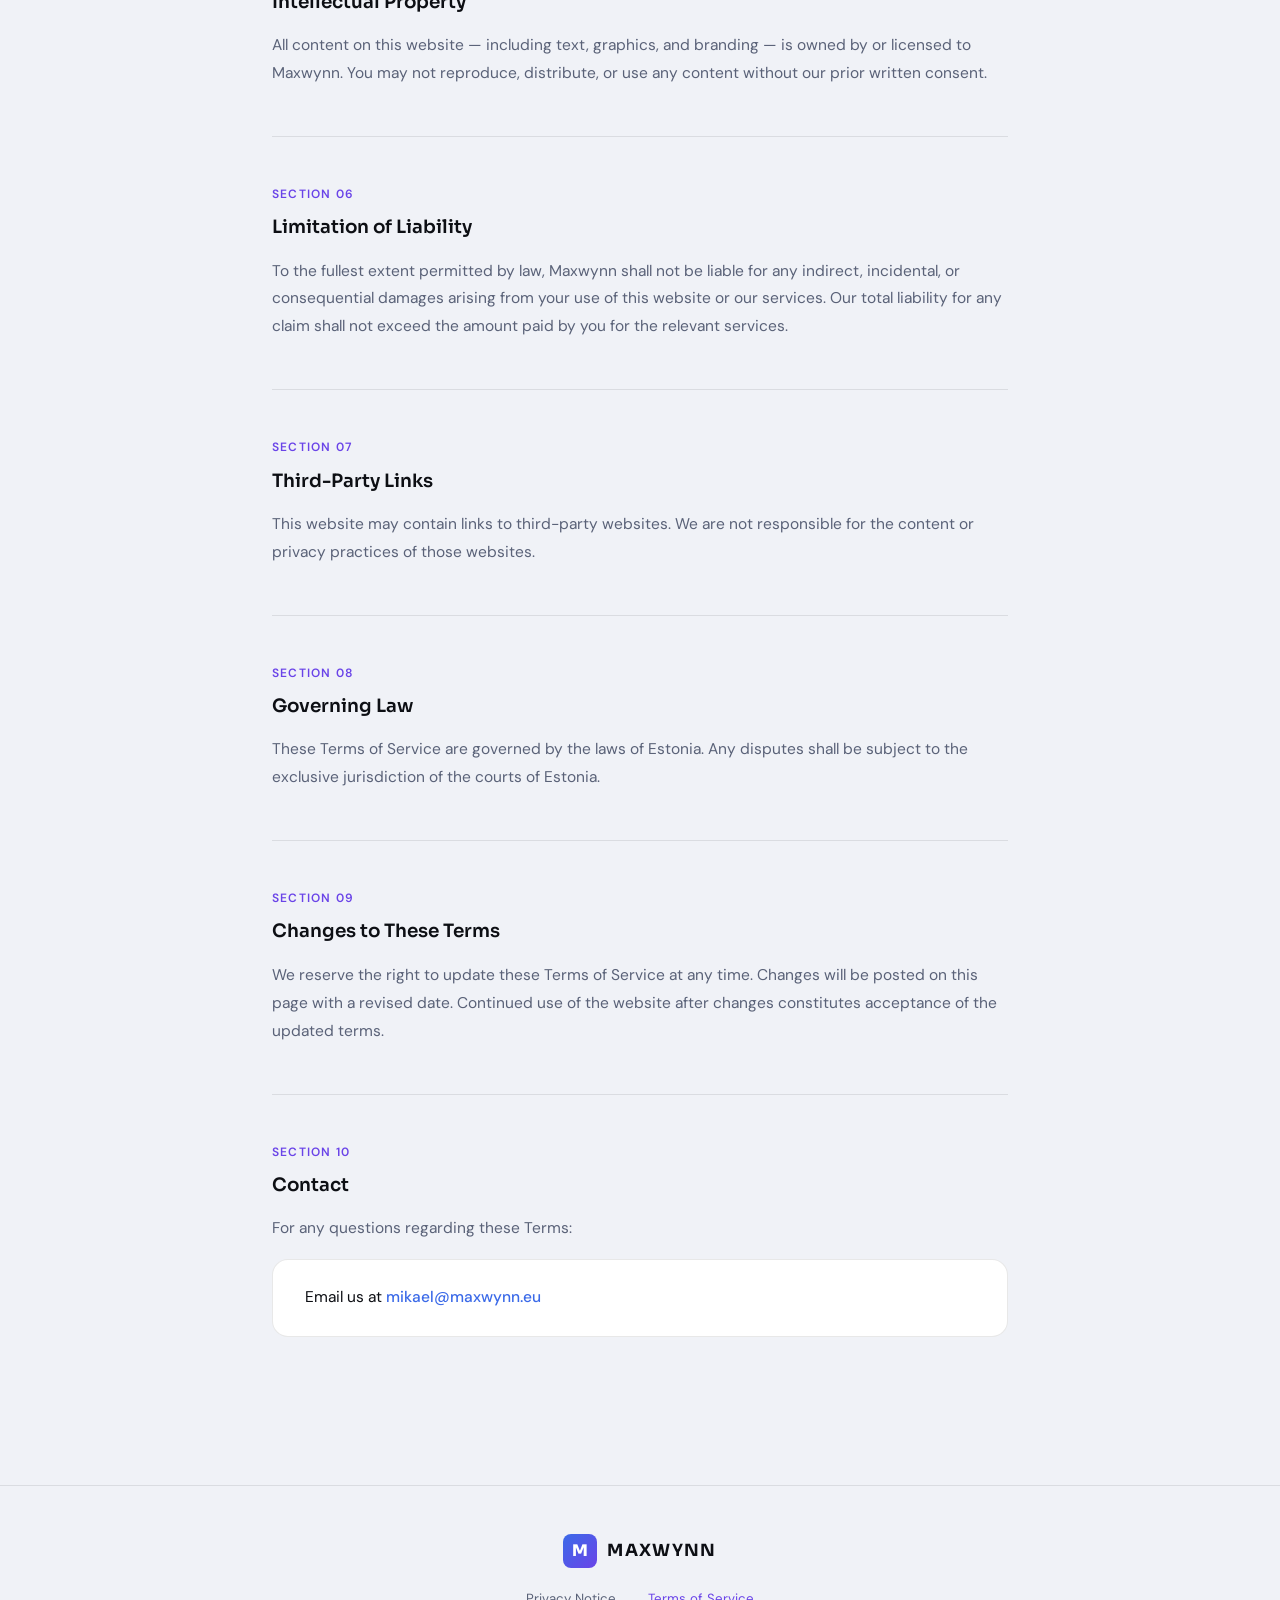
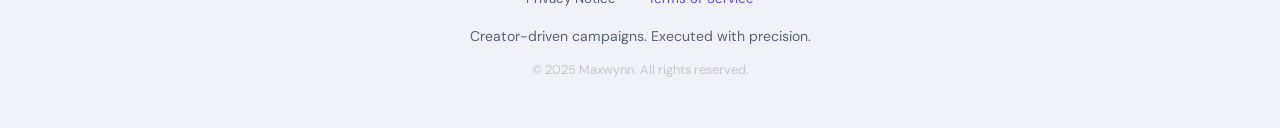
<file: terms.html>
<!DOCTYPE html>
<html lang="en">
<head>
  <meta charset="UTF-8" />
  <meta name="viewport" content="width=device-width, initial-scale=1.0" />
  <title>Terms of Service — Maxwynn</title>
  <link rel="icon" href="image/logo_maxwynn.png" type="image/png">
  <link rel="preconnect" href="https://fonts.googleapis.com" />
  <link rel="preconnect" href="https://fonts.gstatic.com" crossorigin />
  <link href="https://fonts.googleapis.com/css2?family=Sora:wght@400;500;600;700;800&family=DM+Sans:ital,opsz,wght@0,9..40,300;0,9..40,400;0,9..40,500;1,9..40,300&display=swap" rel="stylesheet" />
  <style>
    /* ── Reset & Base ──────────────────────────── */
    *, *::before, *::after { box-sizing: border-box; margin: 0; padding: 0; }

    :root {
      --bg:        #0B0B0D;
      --bg2:       #16181D;
      --bg3:       #1C1E24;
      --accent:    #4F7CFF;
      --accent2:   #7C5CFF;
      --text:      #F5F7FA;
      --muted:     #9CA3AF;
      --border:    rgba(255,255,255,0.07);
      --glass:     rgba(255,255,255,0.04);
      --glow:      rgba(79,124,255,0.18);

      --font-head: 'Sora', sans-serif;
      --font-body: 'DM Sans', sans-serif;
      --nav-h:    72px;
      --r:        16px;
      --trans:    cubic-bezier(0.25, 0.46, 0.45, 0.94);
    }

    body.light {
      --bg:        #F0F2F7;
      --bg2:       #FFFFFF;
      --bg3:       #E8EBF3;
      --accent:    #3B6AE8;
      --accent2:   #6A44E8;
      --text:      #0D0F14;
      --muted:     #5A6278;
      --border:    rgba(0,0,0,0.09);
      --glass:     rgba(0,0,0,0.03);
      --glow:      rgba(59,106,232,0.14);
    }

    *, *::before, *::after {
      transition: background-color 0.35s ease, color 0.35s ease, border-color 0.35s ease !important;
    }

    html { scroll-behavior: smooth; font-size: 16px; }

    body {
      background: var(--bg);
      color: var(--text);
      font-family: var(--font-body);
      line-height: 1.6;
      overflow-x: hidden;
      -webkit-font-smoothing: antialiased;
    }

    a { text-decoration: none; color: inherit; }
    ul { list-style: none; }

    .container {
      max-width: 800px;
      margin: 0 auto;
      padding: 0 2rem;
    }

    /* ── NAV ─────────────────────────────────── */
    .nav {
      position: fixed;
      top: 0; left: 0; right: 0;
      height: var(--nav-h);
      display: flex;
      align-items: center;
      justify-content: space-between;
      padding: 0 2.5rem;
      z-index: 900;
      transition: background 0.4s ease, box-shadow 0.4s ease;
    }
    .nav.scrolled {
      background: rgba(11,11,13,0.88);
      backdrop-filter: blur(18px);
      -webkit-backdrop-filter: blur(18px);
      border-bottom: 1px solid var(--border);
      box-shadow: 0 4px 32px rgba(0,0,0,0.18);
    }
    body.light .nav.scrolled {
      background: rgba(240,242,247,0.88);
      border-bottom: 1px solid rgba(0,0,0,0.08);
    }
    .nav__logo {
      display: flex;
      align-items: center;
      gap: 10px;
      cursor: pointer;
      text-decoration: none;
    }
    .nav__logo-mark {
      width: 34px; height: 34px;
      background: linear-gradient(135deg, var(--accent), var(--accent2));
      border-radius: 8px;
      display: flex;
      align-items: center;
      justify-content: center;
      font-family: var(--font-head);
      font-weight: 800;
      font-size: 1rem;
      color: #fff;
    }
    .nav__logo-text {
      font-family: var(--font-head);
      font-weight: 700;
      font-size: 1.05rem;
      letter-spacing: 0.08em;
      color: var(--text);
    }
    .nav__right {
      display: flex;
      align-items: center;
      gap: 1.5rem;
    }
    .nav__back {
      font-size: 0.88rem;
      color: var(--muted);
      display: flex;
      align-items: center;
      gap: 6px;
      transition: color 0.2s;
    }
    .nav__back:hover { color: var(--text); }
    .theme-toggle {
      display: flex;
      align-items: center;
      justify-content: center;
      width: 38px; height: 38px;
      border-radius: 50%;
      background: var(--bg3);
      border: 1px solid var(--border);
      cursor: pointer;
      color: var(--muted);
      flex-shrink: 0;
    }
    .theme-toggle:hover {
      background: var(--bg2);
      color: var(--text);
      transform: rotate(20deg);
    }
    .theme-toggle__icon--sun  { display: none; }
    .theme-toggle__icon--moon { display: block; }
    body.light .theme-toggle__icon--moon { display: none; }
    body.light .theme-toggle__icon--sun  { display: block; }

    /* ── PAGE HEADER ─────────────────────────── */
    .legal-header {
      padding: calc(var(--nav-h) + 60px) 0 60px;
      border-bottom: 1px solid var(--border);
      position: relative;
      overflow: hidden;
    }
    .legal-header::before {
      content: '';
      position: absolute;
      top: 0; left: 50%;
      transform: translateX(-50%);
      width: 600px; height: 300px;
      background: radial-gradient(ellipse, rgba(124,92,255,0.08) 0%, transparent 70%);
      pointer-events: none;
    }
    .legal-header__eyebrow {
      display: inline-flex;
      align-items: center;
      gap: 8px;
      font-size: 0.78rem;
      font-weight: 500;
      letter-spacing: 0.12em;
      text-transform: uppercase;
      color: var(--accent2);
      margin-bottom: 1rem;
    }
    .legal-header__eyebrow::before {
      content: '';
      width: 6px; height: 6px;
      border-radius: 50%;
      background: var(--accent2);
    }
    .legal-header h1 {
      font-family: var(--font-head);
      font-size: clamp(2rem, 4vw, 3rem);
      font-weight: 700;
      line-height: 1.2;
      margin-bottom: 1rem;
    }
    .legal-header__meta {
      font-size: 0.88rem;
      color: var(--muted);
    }

    /* ── LEGAL CONTENT ───────────────────────── */
    .legal-body {
      padding: 60px 0 100px;
    }

    .legal-section {
      margin-bottom: 3rem;
      padding-bottom: 3rem;
      border-bottom: 1px solid var(--border);
    }
    .legal-section:last-child {
      border-bottom: none;
      margin-bottom: 0;
    }

    .legal-section__num {
      font-size: 0.75rem;
      font-weight: 600;
      letter-spacing: 0.1em;
      text-transform: uppercase;
      color: var(--accent2);
      margin-bottom: 0.5rem;
    }

    .legal-section h2 {
      font-family: var(--font-head);
      font-size: 1.15rem;
      font-weight: 600;
      margin-bottom: 1rem;
      color: var(--text);
    }

    .legal-section p {
      font-size: 0.97rem;
      color: var(--muted);
      line-height: 1.8;
      margin-bottom: 0.75rem;
    }
    .legal-section p:last-child { margin-bottom: 0; }

    .legal-section ul {
      list-style: none;
      margin-top: 0.75rem;
    }
    .legal-section ul li {
      font-size: 0.97rem;
      color: var(--muted);
      line-height: 1.8;
      padding-left: 1.25rem;
      position: relative;
      margin-bottom: 0.35rem;
    }
    .legal-section ul li::before {
      content: '';
      position: absolute;
      left: 0;
      top: 0.65em;
      width: 5px; height: 5px;
      border-radius: 50%;
      background: var(--accent2);
      opacity: 0.6;
    }

    .legal-service-grid {
      display: grid;
      grid-template-columns: repeat(auto-fit, minmax(220px, 1fr));
      gap: 1rem;
      margin-top: 1rem;
    }
    .legal-service-item {
      background: var(--bg2);
      border: 1px solid var(--border);
      border-radius: var(--r);
      padding: 1.25rem 1.5rem;
    }
    .legal-service-item h4 {
      font-family: var(--font-head);
      font-size: 0.88rem;
      font-weight: 600;
      color: var(--text);
      margin-bottom: 0.4rem;
    }
    .legal-service-item p {
      font-size: 0.85rem;
      color: var(--muted);
      margin: 0;
      line-height: 1.6;
    }

    .legal-contact-box {
      background: var(--bg2);
      border: 1px solid var(--border);
      border-radius: var(--r);
      padding: 1.5rem 2rem;
      margin-top: 1rem;
    }
    .legal-contact-box a {
      color: var(--accent);
      font-weight: 500;
    }
    .legal-contact-box a:hover {
      text-decoration: underline;
    }

    /* ── FOOTER ──────────────────────────────── */
    .footer {
      padding: 3rem 0;
      border-top: 1px solid var(--border);
      background: var(--bg);
    }
    body.light .footer { background: var(--bg); }
    .footer__inner {
      display: flex;
      flex-direction: column;
      align-items: center;
      gap: 0.75rem;
      text-align: center;
    }
    .footer__brand {
      display: flex;
      align-items: center;
      gap: 10px;
      margin-bottom: 0.25rem;
    }
    .footer__links {
      display: flex;
      gap: 2rem;
      margin: 0.25rem 0;
    }
    .footer__links a {
      font-size: 0.83rem;
      color: var(--muted);
      transition: color 0.2s;
    }
    .footer__links a:hover { color: var(--text); }
    .footer__links a.active { color: var(--accent2); }
    .footer__tagline {
      font-size: 0.88rem;
      color: var(--muted);
    }
    .footer__copy {
      font-size: 0.8rem;
      color: rgba(156,163,175,0.5);
    }

    @media (max-width: 640px) {
      .nav { padding: 0 1.25rem; }
      .legal-header { padding-top: calc(var(--nav-h) + 40px); }
      .legal-service-grid { grid-template-columns: 1fr; }
      .footer__links { gap: 1.25rem; }
    }
  </style>
</head>
<body>

  <!-- NAV -->
  <nav class="nav" id="nav">
    <a href="index.html" class="nav__logo">
      <span class="nav__logo-mark">M</span>
      <span class="nav__logo-text">MAXWYNN</span>
    </a>
    <div class="nav__right">
      <a href="index.html" class="nav__back">← Back to site</a>
      <button class="theme-toggle" id="themeToggle" aria-label="Toggle light/dark mode">
        <svg class="theme-toggle__icon theme-toggle__icon--moon" width="18" height="18" viewBox="0 0 24 24" fill="none">
          <path d="M21 12.79A9 9 0 1111.21 3a7 7 0 009.79 9.79z" stroke="currentColor" stroke-width="2" stroke-linecap="round" stroke-linejoin="round"/>
        </svg>
        <svg class="theme-toggle__icon theme-toggle__icon--sun" width="18" height="18" viewBox="0 0 24 24" fill="none">
          <circle cx="12" cy="12" r="5" stroke="currentColor" stroke-width="2"/>
          <path d="M12 2v2M12 20v2M4.22 4.22l1.42 1.42M18.36 18.36l1.42 1.42M2 12h2M20 12h2M4.22 19.78l1.42-1.42M18.36 5.64l1.42-1.42" stroke="currentColor" stroke-width="2" stroke-linecap="round"/>
        </svg>
      </button>
    </div>
  </nav>

  <!-- PAGE HEADER -->
  <header class="legal-header">
    <div class="container">
      <div class="legal-header__eyebrow">Legal</div>
      <h1>Terms of Service</h1>
      <p class="legal-header__meta">Last updated: 9 June 2026</p>
    </div>
  </header>

  <!-- LEGAL CONTENT -->
  <main class="legal-body">
    <div class="container">

      <div class="legal-section">
        <div class="legal-section__num">Section 01</div>
        <h2>About Us</h2>
        <p>Maxwynn is a creator media agency that bridges brands and content creators through campaign strategy, content production, and creator distribution services.</p>
      </div>

      <div class="legal-section">
        <div class="legal-section__num">Section 02</div>
        <h2>Acceptance of Terms</h2>
        <p>By accessing this website or engaging our services, you agree to be bound by these Terms of Service. If you do not agree, please do not use this website or our services.</p>
      </div>

      <div class="legal-section">
        <div class="legal-section__num">Section 03</div>
        <h2>Services</h2>
        <p>Maxwynn provides the following services to clients:</p>
        <div class="legal-service-grid">
          <div class="legal-service-item">
            <h4>Brand Strategy</h4>
            <p>Defining campaign objectives, identifying creator profiles, and structuring distribution plans.</p>
          </div>
          <div class="legal-service-item">
            <h4>Content Production</h4>
            <p>Scriptwriting, promotional editing, and campaign coordination.</p>
          </div>
          <div class="legal-service-item">
            <h4>Creator Distribution</h4>
            <p>Matching campaigns with vetted content creators across relevant platforms.</p>
          </div>
        </div>
        <p style="margin-top:1rem;">Services are delivered digitally. Specific deliverables, timelines, and fees are agreed upon in a separate written agreement or proposal between Maxwynn and the client.</p>
      </div>

      <div class="legal-section">
        <div class="legal-section__num">Section 04</div>
        <h2>Enquiries and Bookings</h2>
        <p>Submitting an enquiry or booking request through our website does not constitute a binding contract. A contract is only formed when both parties have agreed to a written proposal or service agreement.</p>
      </div>

      <div class="legal-section">
        <div class="legal-section__num">Section 05</div>
        <h2>Intellectual Property</h2>
        <p>All content on this website — including text, graphics, and branding — is owned by or licensed to Maxwynn. You may not reproduce, distribute, or use any content without our prior written consent.</p>
      </div>

      <div class="legal-section">
        <div class="legal-section__num">Section 06</div>
        <h2>Limitation of Liability</h2>
        <p>To the fullest extent permitted by law, Maxwynn shall not be liable for any indirect, incidental, or consequential damages arising from your use of this website or our services. Our total liability for any claim shall not exceed the amount paid by you for the relevant services.</p>
      </div>

      <div class="legal-section">
        <div class="legal-section__num">Section 07</div>
        <h2>Third-Party Links</h2>
        <p>This website may contain links to third-party websites. We are not responsible for the content or privacy practices of those websites.</p>
      </div>

      <div class="legal-section">
        <div class="legal-section__num">Section 08</div>
        <h2>Governing Law</h2>
        <p>These Terms of Service are governed by the laws of Estonia. Any disputes shall be subject to the exclusive jurisdiction of the courts of Estonia.</p>
      </div>

      <div class="legal-section">
        <div class="legal-section__num">Section 09</div>
        <h2>Changes to These Terms</h2>
        <p>We reserve the right to update these Terms of Service at any time. Changes will be posted on this page with a revised date. Continued use of the website after changes constitutes acceptance of the updated terms.</p>
      </div>

      <div class="legal-section">
        <div class="legal-section__num">Section 10</div>
        <h2>Contact</h2>
        <p>For any questions regarding these Terms:</p>
        <div class="legal-contact-box">
          <p style="color:var(--text); margin:0;">Email us at <a href="mailto:mikael@maxwynn.eu">mikael@maxwynn.eu</a></p>
        </div>
      </div>

    </div>
  </main>

  <!-- FOOTER -->
  <footer class="footer">
    <div class="container">
      <div class="footer__inner">
        <div class="footer__brand">
          <span class="nav__logo-mark">M</span>
          <span class="nav__logo-text">MAXWYNN</span>
        </div>
        <div class="footer__links">
          <a href="privacy.html">Privacy Notice</a>
          <a href="terms.html" class="active">Terms of Service</a>
        </div>
        <p class="footer__tagline">Creator-driven campaigns. Executed with precision.</p>
        <p class="footer__copy">© 2025 Maxwynn. All rights reserved.</p>
      </div>
    </div>
  </footer>

  <script>
    const nav = document.getElementById("nav");
    window.addEventListener("scroll", () => {
      nav.classList.toggle("scrolled", window.scrollY > 20);
    }, { passive: true });
    nav.classList.toggle("scrolled", window.scrollY > 20);

    const themeToggle = document.getElementById("themeToggle");
    const body = document.body;
    body.classList.add("light");
    themeToggle.addEventListener("click", () => {
      body.classList.toggle("light");
    });
  </script>
</body>
</html>
</file>
<file: style.css>
/* =============================================
   MAXWYNN — style.css
   Dark cinema + premium agency aesthetic
   ============================================= */

/* ── Reset & Base ──────────────────────────── */
*, *::before, *::after { box-sizing: border-box; margin: 0; padding: 0; }

:root {
  --bg:        #0B0B0D;
  --bg2:       #16181D;
  --bg3:       #1C1E24;
  --accent:    #4F7CFF;
  --accent2:   #7C5CFF;
  --text:      #F5F7FA;
  --muted:     #9CA3AF;
  --border:    rgba(255,255,255,0.07);
  --glass:     rgba(255,255,255,0.04);
  --glow:      rgba(79,124,255,0.18);
  --glow2:     rgba(124,92,255,0.15);

  --font-head: 'Sora', sans-serif;
  --font-body: 'DM Sans', sans-serif;

  --nav-h:    72px;
  --r:        16px;
  --r-sm:     10px;
  --trans:    cubic-bezier(0.25, 0.46, 0.45, 0.94);
}


/* ── Light mode overrides ──────────────────── */
body.light {
  --bg:        #F0F2F7;
  --bg2:       #FFFFFF;
  --bg3:       #E8EBF3;
  --accent:    #3B6AE8;
  --accent2:   #6A44E8;
  --text:      #0D0F14;
  --muted:     #5A6278;
  --border:    rgba(0,0,0,0.09);
  --glass:     rgba(0,0,0,0.03);
  --glow:      rgba(59,106,232,0.14);
  --glow2:     rgba(106,68,232,0.12);
}
body.light .nav.scrolled {
  background: rgba(240,242,247,0.88);
  border-bottom: 1px solid rgba(0,0,0,0.08);
}
body.light .mobile-menu {
  background: rgba(240,242,247,0.97);
}
body.light .hero__grid-overlay {
  background-image:
    linear-gradient(rgba(0,0,0,0.06) 1px, transparent 1px),
    linear-gradient(90deg, rgba(0,0,0,0.06) 1px, transparent 1px);
}
body.light .stats { background: var(--bg2); }
body.light .stats__glow {
  background: radial-gradient(ellipse, rgba(59,106,232,0.07) 0%, transparent 70%);
}
body.light .workflow {
  background: linear-gradient(180deg, var(--bg) 0%, var(--bg2) 50%, var(--bg) 100%);
}
body.light .wf-connector__line--h,
body.light .wf-connector__line { background: rgba(0,0,0,0.1); }
body.light .hvc__bar { background: rgba(0,0,0,0.07); }
body.light .ring-bg  { stroke: rgba(0,0,0,0.08); }
body.light .about__bar { background: rgba(0,0,0,0.07); }
body.light .hero__visual-card {
  background: var(--bg2);
  box-shadow: 0 8px 32px rgba(0,0,0,0.1);
}
body.light .cta-final { background: var(--bg2); }
body.light .cta-final__glow {
  background: radial-gradient(ellipse, rgba(106,68,232,0.08) 0%, transparent 70%);
}
body.light .footer { background: var(--bg); }

/* Smooth global theme transition */
*, *::before, *::after {
  transition:
    background-color 0.35s ease,
    color            0.35s ease,
    border-color     0.35s ease,
    box-shadow       0.35s ease !important;
}
/* Restore reveal/transform transitions */
.reveal {
  transition:
    opacity   0.75s cubic-bezier(0.25,0.46,0.45,0.94),
    transform 0.75s cubic-bezier(0.25,0.46,0.45,0.94) !important;
}
.btn, .service-card, .stat-card {
  transition:
    background-color 0.35s ease,
    color            0.35s ease,
    border-color     0.35s ease,
    box-shadow       0.35s ease,
    transform        0.3s cubic-bezier(0.25,0.46,0.45,0.94) !important;
}

/* ── Theme toggle button ───────────────────── */
.theme-toggle {
  display: flex;
  align-items: center;
  justify-content: center;
  width: 38px; height: 38px;
  border-radius: 50%;
  background: var(--bg3);
  border: 1px solid var(--border);
  cursor: pointer;
  color: var(--muted);
  flex-shrink: 0;
}
.theme-toggle:hover {
  background: var(--bg2);
  color: var(--text);
  transform: rotate(20deg);
}
/* Dark: moon visible, sun hidden */
.theme-toggle__icon--sun  { display: none; }
.theme-toggle__icon--moon { display: block; }
/* Light: sun visible, moon hidden */
body.light .theme-toggle__icon--moon { display: none; }
body.light .theme-toggle__icon--sun  { display: block; }


html { scroll-behavior: smooth; font-size: 16px; }

body {
  background: var(--bg);
  color: var(--text);
  font-family: var(--font-body);
  line-height: 1.6;
  overflow-x: hidden;
  -webkit-font-smoothing: antialiased;
}

a { text-decoration: none; color: inherit; }
ul { list-style: none; }
img { display: block; max-width: 100%; }

.container {
  max-width: 1200px;
  margin: 0 auto;
  padding: 0 2rem;
}

.section { padding: 120px 0; position: relative; }

/* ── Scroll Reveal ─────────────────────────── */
.reveal {
  opacity: 0;
  transform: translateY(36px);
  transition: opacity 0.75s var(--trans), transform 0.75s var(--trans);
}
.reveal--delay  { transition-delay: 0.15s; }
.reveal--delay2 { transition-delay: 0.3s; }
.reveal.in-view {
  opacity: 1;
  transform: translateY(0);
}

/* ── Buttons ───────────────────────────────── */
.btn {
  display: inline-flex;
  align-items: center;
  gap: 8px;
  padding: 14px 28px;
  border-radius: 50px;
  font-family: var(--font-body);
  font-size: 0.95rem;
  font-weight: 500;
  cursor: pointer;
  transition: all 0.3s var(--trans);
  border: none;
  white-space: nowrap;
}
.btn--primary {
  background: var(--accent);
  color: #fff;
  box-shadow: 0 0 28px rgba(79,124,255,0.35);
}
.btn--primary:hover {
  background: #6a91ff;
  box-shadow: 0 0 44px rgba(79,124,255,0.55);
  transform: translateY(-2px);
}
.btn--ghost {
  background: transparent;
  color: var(--text);
  border: 1px solid var(--border);
}
.btn--ghost:hover {
  border-color: rgba(255,255,255,0.25);
  background: var(--glass);
  transform: translateY(-2px);
}
.btn--large { padding: 18px 40px; font-size: 1.05rem; }
.btn__arrow { transition: transform 0.3s var(--trans); }
.btn--ghost:hover .btn__arrow { transform: translateX(4px); }

/* ── Section Headers ───────────────────────── */
.section__eyebrow {
  display: flex;
  align-items: center;
  gap: 10px;
  font-size: 0.78rem;
  font-weight: 500;
  letter-spacing: 0.14em;
  text-transform: uppercase;
  color: var(--accent);
  margin-bottom: 1rem;
}
.section__eyebrow::before {
  content: '';
  display: inline-block;
  width: 24px; height: 1px;
  background: var(--accent);
}
.section__title {
  font-family: var(--font-head);
  font-size: clamp(2.2rem, 4vw, 3.2rem);
  font-weight: 700;
  line-height: 1.15;
  color: var(--text);
  margin-bottom: 1.25rem;
}
.section__desc {
  font-size: 1.05rem;
  color: var(--muted);
  max-width: 540px;
  line-height: 1.7;
}
.section__header { margin-bottom: 72px; }

/* ── NAV ───────────────────────────────────── */
.nav {
  position: fixed;
  top: 0; left: 0; right: 0;
  height: var(--nav-h);
  z-index: 1000;
  display: flex;
  align-items: center;
  justify-content: space-between;
  padding: 0 2.5rem;
  transition: background 0.4s var(--trans), backdrop-filter 0.4s;
}
.nav.scrolled {
  background: rgba(11,11,13,0.85);
  backdrop-filter: blur(20px);
  border-bottom: 1px solid var(--border);
}
.nav__logo {
  display: flex;
  align-items: center;
  gap: 10px;
}
.nav__logo-mark {
  width: 36px; height: 36px;
  background: var(--accent);
  color: #fff;
  border-radius: 8px;
  display: flex;
  align-items: center;
  justify-content: center;
  font-family: var(--font-head);
  font-weight: 800;
  font-size: 1.1rem;
}
.nav__logo-text {
  font-family: var(--font-head);
  font-weight: 700;
  font-size: 1.05rem;
  letter-spacing: 0.1em;
}
.nav__links {
  display: flex;
  gap: 2.5rem;
}
.nav__links a {
  font-size: 0.9rem;
  font-weight: 400;
  color: var(--muted);
  transition: color 0.2s;
}
.nav__links a:hover { color: var(--text); }
.nav__cta {
  padding: 10px 22px;
  background: var(--accent);
  color: #fff;
  border-radius: 50px;
  font-size: 0.875rem;
  font-weight: 500;
  transition: all 0.3s var(--trans);
  box-shadow: 0 0 20px rgba(79,124,255,0.3);
}
.nav__cta:hover {
  background: #6a91ff;
  box-shadow: 0 0 36px rgba(79,124,255,0.5);
}
.nav__burger {
  display: none;
  flex-direction: column;
  gap: 5px;
  background: none;
  border: none;
  cursor: pointer;
  padding: 4px;
}
.nav__burger span {
  display: block;
  width: 24px; height: 2px;
  background: var(--text);
  border-radius: 2px;
  transition: all 0.3s var(--trans);
}
.nav__burger.open span:nth-child(1) { transform: translateY(7px) rotate(45deg); }
.nav__burger.open span:nth-child(2) { opacity: 0; }
.nav__burger.open span:nth-child(3) { transform: translateY(-7px) rotate(-45deg); }

/* ── Mobile Menu ───────────────────────────── */
.mobile-menu {
  position: fixed;
  top: 0; left: 0; right: 0; bottom: 0;
  background: rgba(11,11,13,0.97);
  backdrop-filter: blur(24px);
  z-index: 999;
  display: flex;
  align-items: center;
  justify-content: center;
  opacity: 0;
  pointer-events: none;
  transition: opacity 0.35s var(--trans);
}
.mobile-menu.open { opacity: 1; pointer-events: all; }
.mobile-menu ul {
  display: flex;
  flex-direction: column;
  align-items: center;
  gap: 2rem;
  text-align: center;
}
.mobile-link {
  font-family: var(--font-head);
  font-size: 2rem;
  font-weight: 600;
  color: var(--muted);
  transition: color 0.2s;
}
.mobile-link:hover { color: var(--text); }
.mobile-link--cta {
  font-size: 1.2rem;
  padding: 14px 36px;
  background: var(--accent);
  color: #fff !important;
  border-radius: 50px;
  margin-top: 1rem;
}

/* ── HERO ──────────────────────────────────── */
.hero {
  position: relative;
  min-height: 100vh;
  display: flex;
  align-items: center;
  overflow: hidden;
  padding-top: var(--nav-h);
}
.hero__canvas {
  position: absolute;
  inset: 0;
  width: 100%; height: 100%;
  z-index: 0;
}
.hero__grid-overlay {
  position: absolute;
  inset: 0;
  background-image:
    linear-gradient(var(--border) 1px, transparent 1px),
    linear-gradient(90deg, var(--border) 1px, transparent 1px);
  background-size: 60px 60px;
  z-index: 1;
  mask-image: radial-gradient(ellipse 80% 60% at 50% 50%, black 40%, transparent 100%);
}
.hero__content {
  position: relative;
  z-index: 2;
  display: grid;
  grid-template-columns: 1fr 1fr;
  gap: 4rem;
  align-items: center;
  max-width: 1200px;
  margin: 0 auto;
  padding: 6rem 2rem;
  width: 100%;
}
.hero__eyebrow {
  display: flex;
  align-items: center;
  gap: 10px;
  font-size: 0.82rem;
  font-weight: 500;
  letter-spacing: 0.12em;
  text-transform: uppercase;
  color: var(--accent);
  margin-bottom: 1.5rem;
}
.hero__dot {
  width: 7px; height: 7px;
  border-radius: 50%;
  background: var(--accent);
  box-shadow: 0 0 10px var(--accent);
  animation: pulse-dot 2s ease-in-out infinite;
}
@keyframes pulse-dot {
  0%,100% { box-shadow: 0 0 8px var(--accent); }
  50%      { box-shadow: 0 0 20px var(--accent); }
}
.hero__headline {
  font-family: var(--font-head);
  font-size: clamp(2.8rem, 5.5vw, 4.2rem);
  font-weight: 800;
  line-height: 1.1;
  margin-bottom: 1.5rem;
  letter-spacing: -0.02em;
}
.hero__headline--accent {
  background: linear-gradient(135deg, var(--accent) 0%, var(--accent2) 100%);
  -webkit-background-clip: text;
  -webkit-text-fill-color: transparent;
  background-clip: text;
}
.hero__sub {
  font-size: 1.1rem;
  color: var(--muted);
  line-height: 1.75;
  max-width: 480px;
  margin-bottom: 2.5rem;
}
.hero__actions { display: flex; gap: 1rem; flex-wrap: wrap; }

/* Pipeline layout — stack 3 cards vertically */
.hero__right { display: flex; align-items: center; justify-content: center; }
.hero__visual {
  position: relative;
  width: 260px;
  display: flex;
  flex-direction: column;
  gap: 0;
  align-items: stretch;
}
.hero__visual-card {
  position: relative;
  background: var(--bg2);
  border: 1px solid var(--border);
  border-radius: var(--r);
  padding: 1.1rem 1.35rem;
  backdrop-filter: blur(12px);
  animation: float-card 6s ease-in-out infinite;
}
.hero__visual-card--1 {
  animation-delay: 0s;
  margin-bottom: 0;
}
.hero__visual-card--2 {
  animation: float-card 6s ease-in-out infinite;
  animation-delay: 1.5s;
  margin-bottom: 0;
}
.hero__visual-card--3 {
  animation: float-card 6s ease-in-out infinite;
  animation-delay: 3s;
}
@keyframes float-card {
  0%,100% { transform: translateY(0); }
  50%      { transform: translateY(-6px); }
}
/* Pipeline cards — label with emoji icon */
.hvc__label {
  font-size: 0.75rem;
  text-transform: uppercase;
  letter-spacing: 0.1em;
  color: var(--muted);
  margin-bottom: 0.75rem;
  display: flex;
  align-items: center;
  gap: 6px;
  font-weight: 600;
}
.hvc__label-icon {
  font-style: normal;
  font-size: 0.85rem;
}

/* Pipeline checklist inside each card */
.hvc__checklist {
  list-style: none;
  display: flex;
  flex-direction: column;
  gap: 0.45rem;
}
.hvc__checklist li {
  display: flex;
  align-items: center;
  gap: 8px;
  font-size: 0.82rem;
  color: var(--text);
  font-weight: 400;
}

/* Check dot — done (filled) vs active (pulsing) */
.hvc__check {
  width: 14px; height: 14px;
  border-radius: 50%;
  flex-shrink: 0;
  border: 1.5px solid var(--accent);
  position: relative;
}
.hvc__check--done {
  background: var(--accent);
}
.hvc__check--done::after {
  content: '';
  position: absolute;
  top: 50%; left: 50%;
  transform: translate(-50%, -55%) rotate(45deg);
  width: 4px; height: 6px;
  border-right: 1.5px solid #fff;
  border-bottom: 1.5px solid #fff;
}
.hvc__check--active {
  background: rgba(79,124,255,0.15);
  animation: check-pulse 2s ease-in-out infinite;
}
.hvc__check--active::after {
  content: '';
  position: absolute;
  inset: 3px;
  border-radius: 50%;
  background: var(--accent);
}
@keyframes check-pulse {
  0%,100% { box-shadow: 0 0 0 0 rgba(79,124,255,0.4); }
  50%      { box-shadow: 0 0 0 4px rgba(79,124,255,0); }
}

/* Downward arrow connector between pipeline cards */
.hvc__connector-arrow {
  text-align: center;
  margin-top: 0.65rem;
  color: var(--accent);
  font-size: 1rem;
  opacity: 0.5;
  line-height: 1;
}

/* New Changes */
/* ── Hero Match Visual ─────────────────────── */
.hero__visual {
  position: relative;
  width: 420px;
  height: 360px;
  display: block; /* override the old flex-column */
}
.hero__match-card {
  position: absolute;
  background: var(--bg2);
  border: 1px solid var(--border);
  border-radius: var(--r);
  padding: 1.25rem 1.5rem;
  width: 150px;
  backdrop-filter: blur(12px);
}
.hero__match-card--brand   { top: 20px;  left: 0; animation: float-card 5s ease-in-out infinite; }
.hero__match-card--creator { bottom: 20px; left: 0; animation: float-card 5s ease-in-out 1.5s infinite; }
.hero__match-card--engine  {
  top: 50%; right: 0;
  transform: translateY(-50%);
  width: 140px;
  border-color: rgba(79,124,255,0.4);
  background: linear-gradient(145deg, var(--bg2), var(--bg3));
  animation: float-engine 5s ease-in-out 0.75s infinite;
}
@keyframes float-engine {
  0%,100% { transform: translateY(-50%) scale(1); }
  50%      { transform: translateY(calc(-50% - 4px)) scale(1.02); }
}
.hvc__sub {
  font-size: 0.65rem;
  color: var(--muted);
  margin-top: 0.25rem;
  opacity: 0.7;
}
.hvc__active-badge {
  display: inline-block;
  margin-top: 0.5rem;
  padding: 2px 8px;
  background: rgba(79,124,255,0.12);
  border: 1px solid rgba(79,124,255,0.25);
  border-radius: 20px;
  font-size: 0.6rem;
  color: var(--accent);
  font-weight: 500;
  letter-spacing: 0.05em;
}
.match-orb {
  position: absolute;
  top: 50%; right: 12px;
  width: 134px; height: 175px;
  border-radius: 50%;
  transform: translateY(-50%);
  background: radial-gradient(circle, rgba(79,124,255,0.1) 0%, transparent 70%);
  animation: orb-pulse 4s ease-in-out infinite;
  pointer-events: none;
}
.match-svg {
  position: absolute;
  inset: 0;
  width: 100%; height: 100%;
  pointer-events: none;
  overflow: visible;
}

/* Dot travel animations */
.ms-dot { animation-fill-mode: both; }
.ms-d1 { offset-path: path('M 150,75  C 230,75  230,180 270,180'); animation: ms-travel 2.4s ease-in-out infinite; }
.ms-d2 { offset-path: path('M 150,75  C 230,75  230,180 270,180'); animation: ms-travel 2.4s ease-in-out 0.8s infinite; }
.ms-d3 { offset-path: path('M 150,285 C 230,285 230,180 270,180'); animation: ms-travel 2.4s ease-in-out 1.6s infinite; }
.ms-d4 { offset-path: path('M 150,285 C 230,285 230,180 270,180'); animation: ms-travel 2.4s ease-in-out 1.2s infinite; }
.ms-r1 { offset-path: path('M 270,180 C 230,180 230,75  150,75');  animation: ms-travel 2.8s ease-in-out 1.8s infinite; }
.ms-r2 { offset-path: path('M 270,180 C 230,180 230,285 150,285'); animation: ms-travel 2.8s ease-in-out 2.6s infinite; }
@keyframes ms-travel {
  0%   { offset-distance: 0%;   opacity: 0; }
  8%   { opacity: 1; }
  88%  { opacity: 1; }
  100% { offset-distance: 100%; opacity: 0; }
}

/* Mobile: shrink the visual */
@media (max-width: 768px) {
  .hero__visual { width: 260px; height: 230px; }
  .hero__match-card { width: 100px; padding: 0.75rem 1rem; }
  .hero__match-card--engine { width: 94px; }
  .match-orb { width: 110px; height: 110px; }
}

/* Card 2 is the "Maxwynn" card — slightly featured */
.hero__visual-card--2 {
  border-color: rgba(79,124,255,0.35);
  background: linear-gradient(145deg, var(--bg2), var(--bg3));
}
.hero__visual-card--2 .hvc__label { color: var(--accent); }

.hero__visual-orb {
  position: absolute;
  top: 50%; left: 50%;
  transform: translate(-50%,-50%);
  width: 180px; height: 180px;
  border-radius: 50%;
  background: radial-gradient(circle, rgba(79,124,255,0.12) 0%, transparent 70%);
  animation: orb-pulse 4s ease-in-out infinite;
  pointer-events: none;
  z-index: -1;
}
@keyframes orb-pulse {
  0%,100% { opacity: 0.5; transform: translate(-50%,-50%) scale(1); }
  50%      { opacity: 1;   transform: translate(-50%,-50%) scale(1.2); }
}

.hero__scroll-hint {
  position: absolute;
  bottom: 2.5rem;
  left: 50%;
  transform: translateX(-50%);
  z-index: 2;
  display: flex;
  flex-direction: column;
  align-items: center;
  gap: 10px;
  font-size: 0.72rem;
  letter-spacing: 0.12em;
  text-transform: uppercase;
  color: var(--muted);
}
.hero__scroll-line {
  width: 1px; height: 48px;
  background: linear-gradient(to bottom, var(--muted), transparent);
  animation: scroll-line 2s ease-in-out infinite;
}
@keyframes scroll-line {
  0%   { transform: scaleY(0); transform-origin: top; opacity: 0; }
  40%  { transform: scaleY(1); transform-origin: top; opacity: 1; }
  80%  { transform: scaleY(1); transform-origin: bottom; opacity: 1; }
  100% { transform: scaleY(0); transform-origin: bottom; opacity: 0; }
}

/* ── SERVICES ──────────────────────────────── */
.services__grid {
  display: grid;
  grid-template-columns: repeat(3, 1fr);
  gap: 1.5rem;
}
.service-card {
  background: var(--bg2);
  border: 1px solid var(--border);
  border-radius: var(--r);
  padding: 2rem;
  position: relative;
  overflow: hidden;
  transition: transform 0.35s var(--trans), border-color 0.35s, box-shadow 0.35s;
  cursor: default;
}
.service-card::before {
  content: '';
  position: absolute;
  inset: 0;
  background: linear-gradient(135deg, rgba(79,124,255,0.06) 0%, transparent 60%);
  opacity: 0;
  transition: opacity 0.35s;
}
.service-card:hover {
  transform: translateY(-6px);
  border-color: rgba(79,124,255,0.4);
  box-shadow: 0 24px 60px rgba(0,0,0,0.4), 0 0 40px rgba(79,124,255,0.08);
}
.service-card:hover::before { opacity: 1; }
.service-card__icon {
  width: 52px; height: 52px;
  background: var(--bg3);
  border: 1px solid var(--border);
  border-radius: var(--r-sm);
  display: flex;
  align-items: center;
  justify-content: center;
  color: var(--accent);
  margin-bottom: 1.5rem;
  transition: background 0.3s, border-color 0.3s;
}
.service-card:hover .service-card__icon {
  background: rgba(79,124,255,0.12);
  border-color: rgba(79,124,255,0.3);
}
.service-card__title {
  font-family: var(--font-head);
  font-size: 1.2rem;
  font-weight: 600;
  margin-bottom: 0.75rem;
}
.service-card__desc {
  font-size: 0.92rem;
  color: var(--muted);
  line-height: 1.7;
  margin-bottom: 1.5rem;
}
.service-card__tag {
  display: inline-block;
  padding: 4px 12px;
  background: rgba(79,124,255,0.1);
  border: 1px solid rgba(79,124,255,0.2);
  border-radius: 50px;
  font-size: 0.72rem;
  font-weight: 500;
  letter-spacing: 0.08em;
  text-transform: uppercase;
  color: var(--accent);
}

/* ── WORKFLOW ──────────────────────────────── */
.workflow {
  background: linear-gradient(180deg, var(--bg) 0%, var(--bg2) 50%, var(--bg) 100%);
}

/* ── Horizontal pipeline ── */
.workflow__pipeline {
  display: flex;
  flex-direction: row;
  align-items: stretch;   /* cards stretch to equal height */
  gap: 0;
  width: 100%;
}

/* Side nodes take equal flex; centre node is bigger */
.wf-node {
  flex: 1;
  min-width: 0;
}
.wf-node--center {
  flex: 1.35;             /* slightly wider to keep "engine" emphasis */
}

/* Cards fill the node's full height so connectors align mid-card */
.wf-node__card {
  height: 100%;
  background: var(--bg2);
  border: 1px solid var(--border);
  border-radius: var(--r);
  padding: 2.25rem;
  position: relative;
  overflow: hidden;
  display: flex;
  flex-direction: column;
  transition: box-shadow 0.35s;
}
.wf-node__card:hover {
  box-shadow: 0 0 60px rgba(79,124,255,0.1);
}
.wf-node__card--featured {
  background: linear-gradient(145deg, var(--bg2), var(--bg3));
  border-color: rgba(79,124,255,0.3);
  box-shadow: 0 0 80px rgba(79,124,255,0.08);
}

.wf-node__badge {
  position: absolute;
  top: 1.25rem; right: 1.25rem;
  padding: 4px 12px;
  background: linear-gradient(90deg, var(--accent), var(--accent2));
  border-radius: 50px;
  font-size: 0.7rem;
  font-weight: 600;
  letter-spacing: 0.08em;
  text-transform: uppercase;
  color: #fff;
}
.wf-node__icon {
  width: 52px; height: 52px;
  background: var(--bg3);
  border: 1px solid var(--border);
  border-radius: var(--r-sm);
  display: flex;
  align-items: center;
  justify-content: center;
  color: var(--accent);
  margin-bottom: 1.1rem;
  flex-shrink: 0;
}
.wf-node__label {
  font-size: 0.72rem;
  letter-spacing: 0.14em;
  text-transform: uppercase;
  color: var(--accent);
  margin-bottom: 0.4rem;
  font-weight: 600;
}
.wf-node__title {
  font-family: var(--font-head);
  font-size: 1.35rem;
  font-weight: 700;
  margin-bottom: 0.65rem;
}
.wf-node__desc {
  font-size: 0.9rem;
  color: var(--muted);
  line-height: 1.7;
  margin-bottom: 1.25rem;
}
.wf-node__list {
  display: flex;
  flex-direction: column;
  gap: 0.45rem;
  margin-top: auto;       /* push list to bottom of card */
}
.wf-node__list li {
  font-size: 0.875rem;
  color: var(--muted);
  padding-left: 1.1rem;
  position: relative;
}
.wf-node__list li::before {
  content: '–';
  position: absolute;
  left: 0;
  color: var(--accent);
}
.wf-node__features {
  display: grid;
  grid-template-columns: 1fr 1fr;
  gap: 0.65rem;
  margin-bottom: 1.25rem;
}
.wf-feat {
  display: flex;
  align-items: center;
  gap: 8px;
  font-size: 0.875rem;
  color: var(--muted);
}
.wf-feat__dot {
  width: 6px; height: 6px;
  border-radius: 50%;
  background: var(--accent);
  flex-shrink: 0;
  box-shadow: 0 0 8px var(--accent);
}

/* Waveform (sits at bottom of centre card) */
.wf-node__wave {
  display: flex;
  align-items: flex-end;
  gap: 4px;
  height: 32px;
  margin-top: auto;
}
.wave-bar {
  flex: 1;
  background: linear-gradient(to top, var(--accent), var(--accent2));
  border-radius: 4px 4px 0 0;
  opacity: 0.6;
  animation: wave 1.4s ease-in-out infinite;
}
.wave-bar:nth-child(1) { animation-delay: 0s;    height: 40%; }
.wave-bar:nth-child(2) { animation-delay: 0.1s;  height: 70%; }
.wave-bar:nth-child(3) { animation-delay: 0.2s;  height: 55%; }
.wave-bar:nth-child(4) { animation-delay: 0.3s;  height: 90%; }
.wave-bar:nth-child(5) { animation-delay: 0.4s;  height: 65%; }
.wave-bar:nth-child(6) { animation-delay: 0.5s;  height: 80%; }
.wave-bar:nth-child(7) { animation-delay: 0.3s;  height: 50%; }
.wave-bar:nth-child(8) { animation-delay: 0.15s; height: 75%; }
.wave-bar:nth-child(9) { animation-delay: 0.25s; height: 45%; }
@keyframes wave {
  0%,100% { transform: scaleY(0.5); }
  50%      { transform: scaleY(1.2); }
}

/* ── Horizontal connectors ── */
.wf-connector--h {
  display: flex;
  flex-direction: column;        /* stack line + arrow vertically, centred */
  align-items: center;
  justify-content: center;
  flex-shrink: 0;
  width: 56px;
  padding: 0;
  gap: 4px;
}
.wf-connector__line--h {
  width: 100%;
  height: 2px;
  background: rgba(255,255,255,0.07);
  border-radius: 2px;
  position: relative;
  overflow: hidden;
}
.wf-connector__pulse--h {
  position: absolute;
  top: 0; left: -30px;
  width: 30px; height: 100%;
  background: linear-gradient(to right, transparent, var(--accent), transparent);
  animation: pulse-right 2.5s linear infinite;
}
@keyframes pulse-right {
  from { left: -30px; }
  to   { left: 100%; }
}
.wf-connector__arrow--h {
  color: var(--accent);
  font-size: 1rem;
  opacity: 0.5;
  line-height: 1;
}

/* ── Responsive: stack vertically on narrow screens ── */
@media (max-width: 900px) {
  .workflow__pipeline {
    flex-direction: column;
    align-items: center;
  }
  .wf-node,
  .wf-node--center { flex: none; width: 100%; }

  .wf-connector--h {
    flex-direction: column;
    width: auto;
    height: 56px;
  }
  .wf-connector__line--h {
    width: 2px;
    height: 100%;
  }
  .wf-connector__pulse--h {
    width: 100%;
    height: 20px;
    top: -20px; left: 0;
    background: linear-gradient(to bottom, transparent, var(--accent), transparent);
    animation: pulse-down 2.5s linear infinite;
  }
  @keyframes pulse-down {
    from { top: -20px; }
    to   { top: 100%; }
  }
  .wf-connector__arrow--h { display: none; }
}

/* ── STATS ─────────────────────────────────── */
.stats {
  position: relative;
  background: var(--bg2);
  overflow: hidden;
}
.stats__glow {
  position: absolute;
  top: 50%; left: 50%;
  transform: translate(-50%, -50%);
  width: 600px; height: 300px;
  border-radius: 50%;
  background: radial-gradient(ellipse, rgba(79,124,255,0.08) 0%, transparent 70%);
  pointer-events: none;
}
.stats__grid {
  display: grid;
  grid-template-columns: repeat(4, 1fr);
  gap: 1.5rem;
}
.stat-card {
  background: var(--bg3);
  border: 1px solid var(--border);
  border-radius: var(--r);
  padding: 2.5rem 2rem;
  text-align: center;
  transition: transform 0.35s var(--trans), border-color 0.35s;
}
.stat-card:hover {
  transform: translateY(-4px);
  border-color: rgba(79,124,255,0.3);
}
.stat-card__num {
  font-family: var(--font-head);
  font-size: 3rem;
  font-weight: 800;
  color: var(--text);
  display: inline-block;
}
.stat-card__unit {
  font-family: var(--font-head);
  font-size: 1.5rem;
  font-weight: 700;
  color: var(--accent);
  display: inline-block;
  margin-left: 2px;
}
.stat-card__label {
  font-size: 0.88rem;
  color: var(--muted);
  margin-top: 0.5rem;
  line-height: 1.4;
}

/* ── ABOUT ─────────────────────────────────── */
.about__inner {
  display: grid;
  grid-template-columns: 1fr;
  gap: 6rem;
  align-items: center;
  max-width: 680px;
}
.about__body {
  font-size: 1rem;
  color: var(--muted);
  line-height: 1.8;
  margin-bottom: 1rem;
}

/* About Visual — What We Handle board */
.about__right {
  position: relative;
  display: flex;
  align-items: stretch;
}
.about__visual {
  position: relative;
  width: 100%;
  display: flex;
  flex-direction: column;
}
.about__handle-card {
  background: var(--bg2);
  border: 1px solid var(--border);
  border-radius: var(--r);
  padding: 2rem;
  position: relative;
  z-index: 1;
  flex: 1;
  display: flex;
  flex-direction: column;
}
.about__handle-header {
  font-family: var(--font-head);
  font-size: 0.72rem;
  text-transform: uppercase;
  letter-spacing: 0.14em;
  color: var(--accent);
  font-weight: 600;
  margin-bottom: 1.75rem;
}
/* Three groups laid out in a 3-column grid to fill the full card width */
.about__handle-groups {
  display: grid;
  grid-template-columns: repeat(3, 1fr);
  gap: 0;
  flex: 1;
}
.about__handle-group {
  padding: 0 1.5rem 0 0;
}
.about__handle-group:not(:last-child) {
  border-right: 1px solid var(--border);
  margin-right: 1.5rem;
}
.about__handle-group-title {
  font-size: 0.88rem;
  font-weight: 600;
  color: var(--text);
  margin-bottom: 1rem;
  display: flex;
  align-items: center;
  gap: 8px;
}
.about__handle-icon {
  font-style: normal;
  font-size: 1.1rem;
  line-height: 1;
}
.about__handle-list {
  list-style: none;
  display: flex;
  flex-direction: column;
  gap: 0.5rem;
  padding-left: 0;
}
.about__handle-list li {
  font-size: 0.865rem;
  color: var(--muted);
  line-height: 1.5;
  position: relative;
  padding-left: 1.1rem;
}
.about__handle-list li::before {
  content: '–';
  position: absolute;
  left: 0;
  color: var(--accent);
  opacity: 0.6;
}
.about__handle-divider {
  display: none;
}
.about__orb {
  position: absolute;
  top: 50%; left: 50%;
  transform: translate(-50%,-50%);
  width: 200px; height: 200px;
  border-radius: 50%;
  background: radial-gradient(circle, rgba(124,92,255,0.08), transparent 70%);
  pointer-events: none;
  z-index: -1;
}

/* ── CTA FINAL ─────────────────────────────── */
.cta-final {
  position: relative;
  overflow: hidden;
  background: var(--bg2);
  text-align: center;
}
.cta-final__glow {
  position: absolute;
  top: 50%; left: 50%;
  transform: translate(-50%, -50%);
  width: 700px; height: 300px;
  border-radius: 50%;
  background: radial-gradient(ellipse, rgba(124,92,255,0.1) 0%, transparent 70%);
  pointer-events: none;
  animation: glow-breathe 4s ease-in-out infinite;
}
@keyframes glow-breathe {
  0%,100% { opacity: 0.6; transform: translate(-50%,-50%) scale(1); }
  50%      { opacity: 1;   transform: translate(-50%,-50%) scale(1.15); }
}
.cta-final__inner { position: relative; z-index: 1; }
.cta-final__title {
  font-family: var(--font-head);
  font-size: clamp(2.5rem, 5vw, 4rem);
  font-weight: 800;
  line-height: 1.1;
  letter-spacing: -0.02em;
  margin: 1.25rem 0;
}
.cta-final__sub {
  font-size: 1.05rem;
  color: var(--muted);
  max-width: 480px;
  margin: 0 auto 2.5rem;
  line-height: 1.7;
}
.cta-final__actions {
  display: flex;
  justify-content: center;
  gap: 1rem;
  flex-wrap: wrap;
}

/* ── FOOTER ────────────────────────────────── */
.footer {
  padding: 3rem 0;
  border-top: 1px solid var(--border);
  background: var(--bg);
}
.footer__inner {
  display: flex;
  flex-direction: column;
  align-items: center;
  gap: 0.75rem;
  text-align: center;
}
.footer__brand {
  display: flex;
  align-items: center;
  gap: 10px;
  margin-bottom: 0.25rem;
}
.footer__tagline {
  font-size: 0.88rem;
  color: var(--muted);
}
.footer__copy {
  font-size: 0.8rem;
  color: rgba(156,163,175,0.5);
}

/* ── RESPONSIVE ────────────────────────────── */
@media (max-width: 1024px) {
  .services__grid { grid-template-columns: 1fr 1fr; }
  .about__inner   { grid-template-columns: 1fr; gap: 4rem; }
}

@media (max-width: 768px) {
  :root { --nav-h: 64px; }
  .section { padding: 80px 0; }
  .section__header { margin-bottom: 48px; }

  .nav__links, .nav__cta { display: none; }
  .nav__burger { display: flex; }
  .nav { padding: 0 1.5rem; }

  .hero__content {
    grid-template-columns: 1fr;
    padding: 4rem 1.5rem 6rem;
    gap: 3rem;
    text-align: center;
  }
  .hero__sub { margin: 0 auto 2.5rem; }
  .hero__actions { justify-content: center; }
  .hero__eyebrow { justify-content: center; }

  .hero__visual {
    width: 240px;
    margin: 0 auto;
  }

  .services__grid { grid-template-columns: 1fr; gap: 1rem; }

  .about__inner { gap: 3rem; }
  .about__orb { display: none; }
  .about__handle-groups {
    grid-template-columns: 1fr;
    gap: 1.25rem;
  }
  .about__handle-group:not(:last-child) {
    border-right: none;
    border-bottom: 1px solid var(--border);
    margin-right: 0;
    padding-right: 0;
    padding-bottom: 1.25rem;
  }

  .container { padding: 0 1.25rem; }

  .stat-card { padding: 2rem 1.25rem; }
  .stat-card__num { font-size: 2.4rem; }
}

@media (max-width: 480px) {
  .hero__visual { width: 240px; }
  .cta-final__title { font-size: 2.2rem; }
  .btn--large { padding: 15px 28px; font-size: 0.95rem; }
}
</file>
